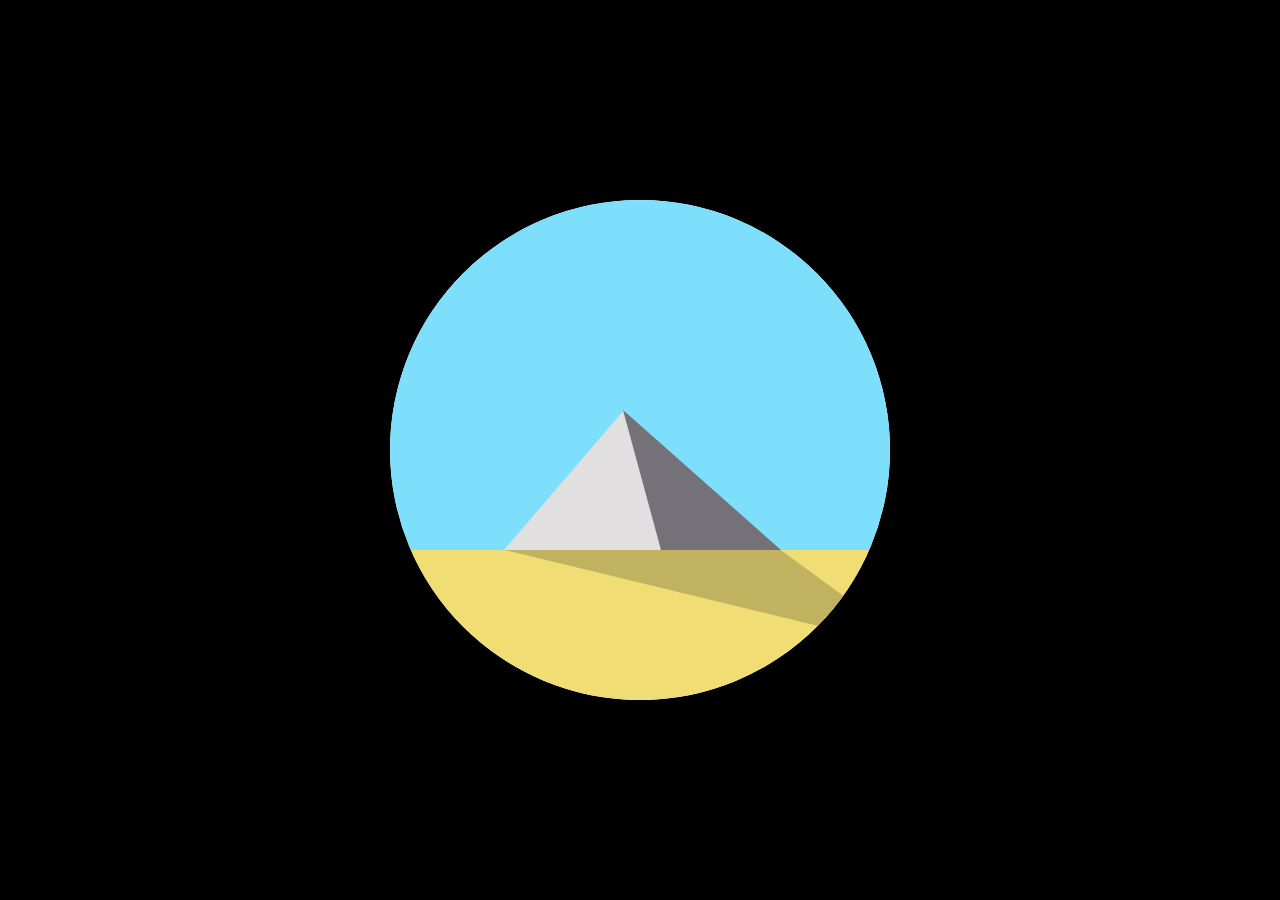
<file: 02/index.html>
<!DOCTYPE html>
<html lang="en">
  <head>
    <meta charset="UTF-8" />
    <meta name="viewport" content="width=device-width, initial-scale=1.0" />
    <link rel="stylesheet" href="index.css" type="text/css" />
    <title>Day 2</title>
  </head>
  <body>
    <div class="view">
      <div class="earth sky">
        <div class="sun-container">
          <div class="sun"></div>
        </div>
        <div class="whole">
          <!-- piramid  needs to be shaped like a triangle-->
          <div class="piramid">
            <!-- priamid side is a smaller triangle inside bigger tirangle-->
          </div>
          <div class="right-face"></div>
        </div>
      </div>
      <div class="earth ground">
        <!-- piramid shadow  needs to be shaped like a triangle-->
        <div class="piramid-shadow"></div>
      </div>
    </div>

    <div class="fade"></div>
  </body>
</html>
</file>
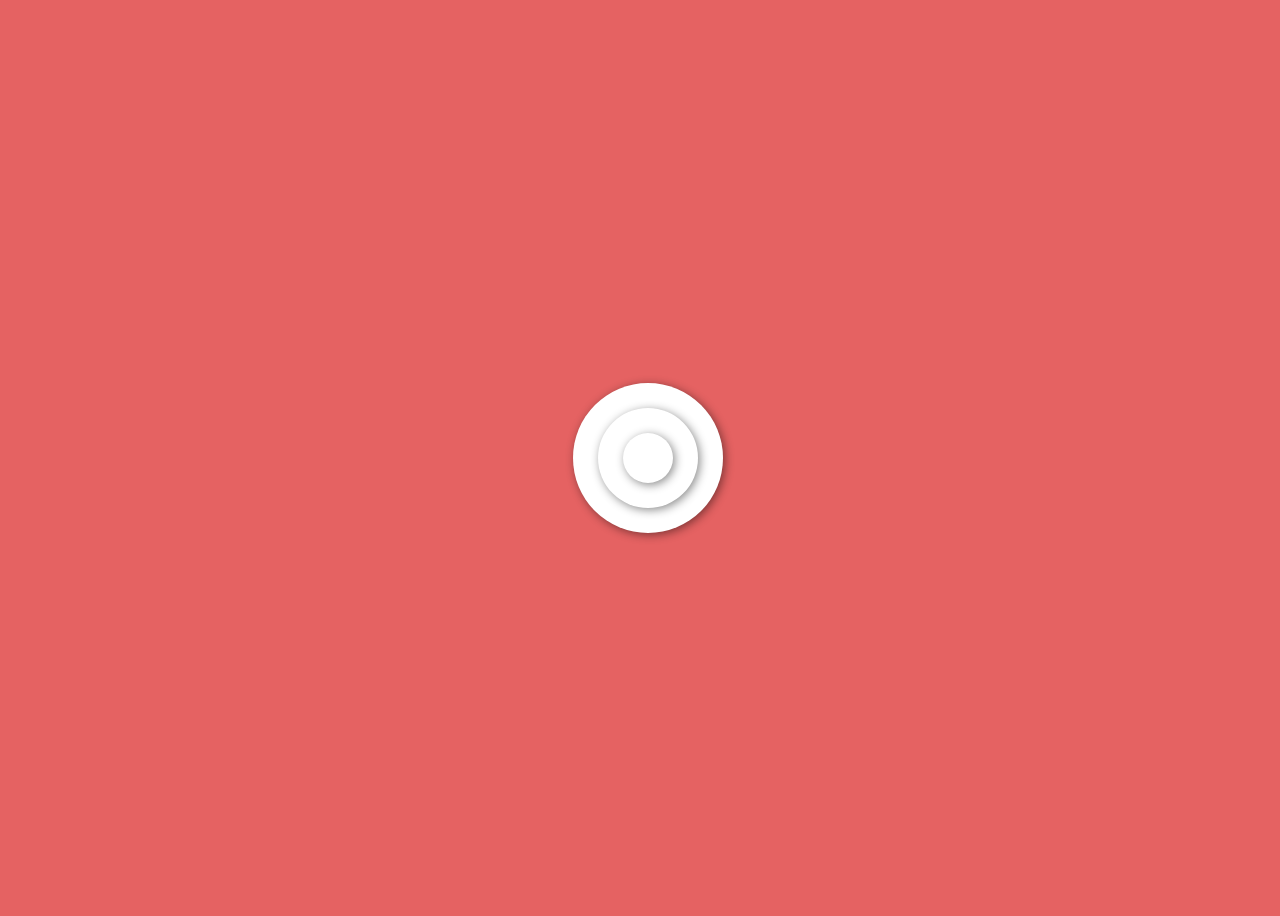
<file: 03/index.html>
<!DOCTYPE html>
<html lang="en">
  <head>
    <meta charset="UTF-8" />
    <meta name="viewport" content="width=device-width, initial-scale=1.0" />
    <link rel="stylesheet" href="index.css" type="text/css" />
    <title>Day 3</title>
  </head>
  <body>
    <div class="circle bottom">
      <div class="circle middle">
        <div class="circle top"></div>
      </div>
    </div>
  </body>
</html>
</file>
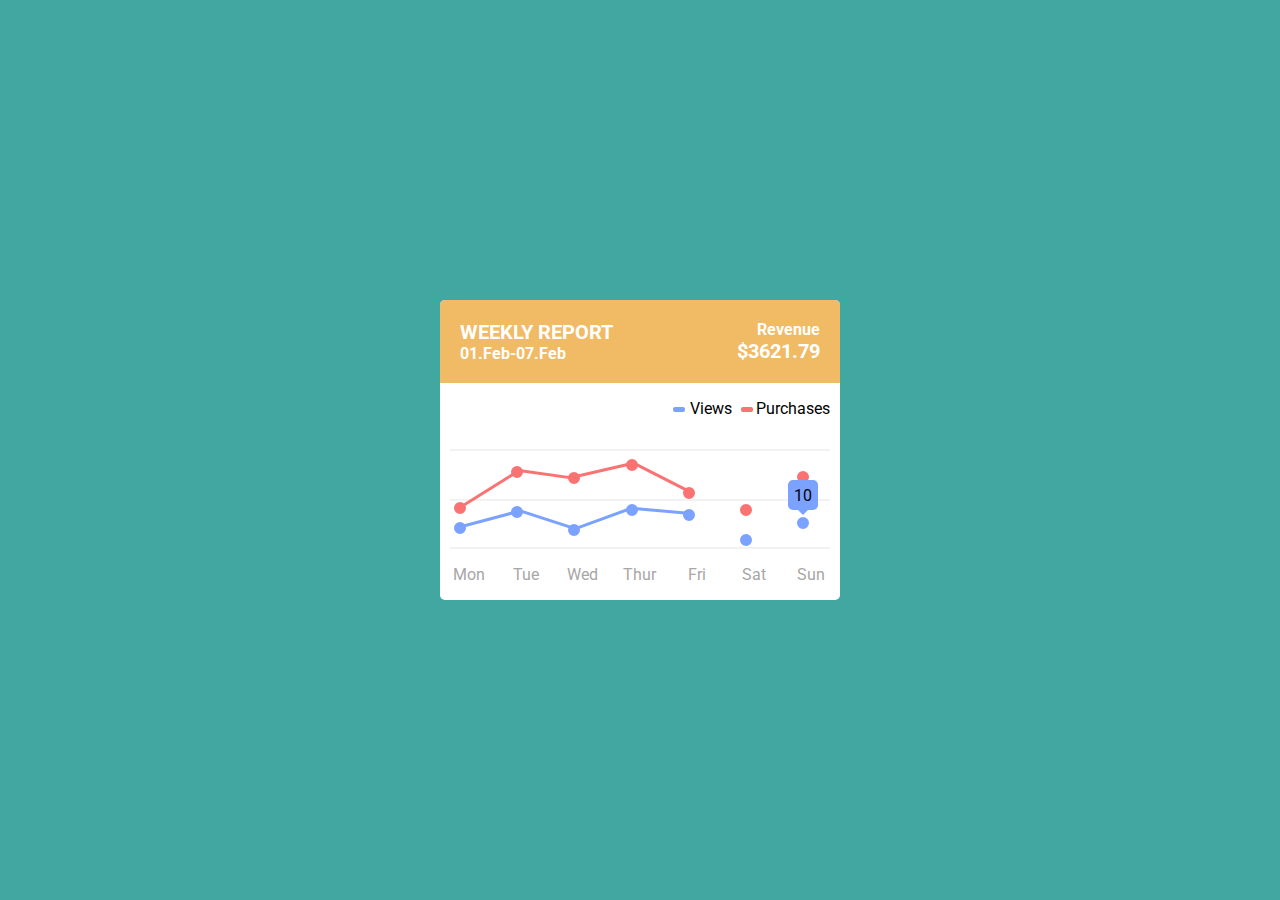
<file: 04/index.html>
<!DOCTYPE html>
<html lang="en">
  <head>
    <meta charset="UTF-8" />
    <meta name="viewport" content="width=device-width, initial-scale=1.0" />
    <link
      href="https://fonts.googleapis.com/css2?family=Roboto&display=swap"
      rel="stylesheet"
    />
    <link rel="stylesheet" href="index.css" type="text/css" />
    <title>Day 4</title>
  </head>
  <body>
    <div class="info-chart">
      <header class="info-chart-header">
        <div class="title">
          <h2 class="header-text header-text--big">WEEKLY REPORT</h2>
          <h3 class="header-text header-text--small">01.Feb-07.Feb</h3>
        </div>
        <div class="rev">
          <h3 class="header-text header-text--small">Revenue</h3>
          <h2 class="header-text header-text--big">$3621.79</h2>
        </div>
      </header>
      <div class="chart-key">
        <p>
          <span class="key key-views">Views</span>
          <span class="key key-purchases">Purchases</span>
        </p>
      </div>
      <div class="chart">
        <div class="middle-line"></div>
        <figure class="css-chart" style="--widget-size: 200px;">
          <ul class="line-chart">
            <li
              style="--x: calc(50vw - 200px + 22.16px); --y: calc(50vh + 55px);"
            >
              <div class="data-point purchases-point" data-value="10"></div>
              <div
                class="line-segment purchases"
                style="--hypotenuse: 68.49030157206485; --angle: -32;"
              ></div>
            </li>

            <li
              style="--x: calc(50vw - 200px + 22.16px); --y: calc(50vh + 75px);"
            >
              <div class="data-point views-point" data-value="10"></div>
              <div
                class="line-segment views"
                style="--hypotenuse: 60; --angle: -15;"
              ></div>
            </li>

            <li
              style="
                --x: calc(50vw - 200px + 79.3px);
                --y: calc(50vh + 18.8px);
              "
            >
              <div class="data-point purchases-point" data-value="20"></div>
              <div
                class="line-segment purchases"
                style="--hypotenuse: 60; --angle: 8;"
              ></div>
            </li>

            <li
              style="
                --x: calc(50vw - 200px + 79.3px);
                --y: calc(50vh + 58.8px);
              "
            >
              <div class="data-point views-point" data-value="20"></div>
              <div
                class="line-segment views"
                style="--hypotenuse: 60; --angle: 18;"
              ></div>
            </li>

            <li
              style="
                --x: calc(50vw - 200px + 136.44px);
                --y: calc(50vh + 25.4px);
              "
            >
              <div class="data-point purchases-point" data-value="10"></div>
              <div
                class="line-segment purchases"
                style="--hypotenuse: 60; --angle: -13;"
              ></div>
            </li>

            <li
              style="
                --x: calc(50vw - 200px + 136.44px);
                --y: calc(50vh + 77.4px);
              "
            >
              <div class="data-point views-point" data-value="10"></div>
              <div
                class="line-segment views"
                style="--hypotenuse: 60; --angle: -20;"
              ></div>
            </li>

            <li
              style="
                --x: calc(50vw - 200px + 193.58px);
                --y: calc(50vh + 12.3px);
              "
            >
              <div class="data-point purchases-point" data-value="30"></div>
              <div
                class="line-segment purchases"
                style="--hypotenuse: 60; --angle: 27;"
              ></div>
            </li>

            <li
              style="
                --x: calc(50vw - 200px + 193.58px);
                --y: calc(50vh + 57.3px);
              "
            >
              <div class="data-point views-point" data-value="30"></div>
              <div
                class="line-segment views"
                style="--hypotenuse: 60; --angle: 5;"
              ></div>
            </li>

            <li
              style="
                --x: calc(50vw - 200px + 250.72px);
                --y: calc(50vh + 40px);
              "
            >
              <div class="data-point purchases-point" data-value="40"></div>
            </li>

            <li
              style="
                --x: calc(50vw - 200px + 250.72px);
                --y: calc(50vh + 62px);
              "
            >
              <div class="data-point views-point" data-value="40"></div>
            </li>
            <!--  -->
            <li
              style="
                --x: calc(50vw - 200px + 307.87px);
                --y: calc(50vh + 56.6px);
              "
            >
              <div class="data-point purchases-point" data-value="20"></div>
            </li>

            <li
              style="
                --x: calc(50vw - 200px + 307.87px);
                --y: calc(50vh + 86.6px);
              "
            >
              <div class="data-point views-point" data-value="20"></div>
            </li>

            <li
              style="--x: calc(50vw - 200px + 365px); --y: calc(50vh + 24.2px);"
            >
              <div class="data-point purchases-point" data-value="10"></div>
            </li>

            <li
              style="--x: calc(50vw - 200px + 365px); --y: calc(50vh + 70px);"
            >
              <div class="tooltip"><p class="tooltip-text">10</p></div>
              <div class="data-point views-point" data-value="10"></div>
            </li>
          </ul>
        </figure>
      </div>
      <ul class="days">
        <li class="day">Mon</li>
        <li class="day">Tue</li>
        <li class="day">Wed</li>
        <li class="day">Thur</li>
        <li class="day">Fri</li>
        <li class="day">Sat</li>
        <li class="day">Sun</li>
      </ul>
    </div>
  </body>
</html>
</file>
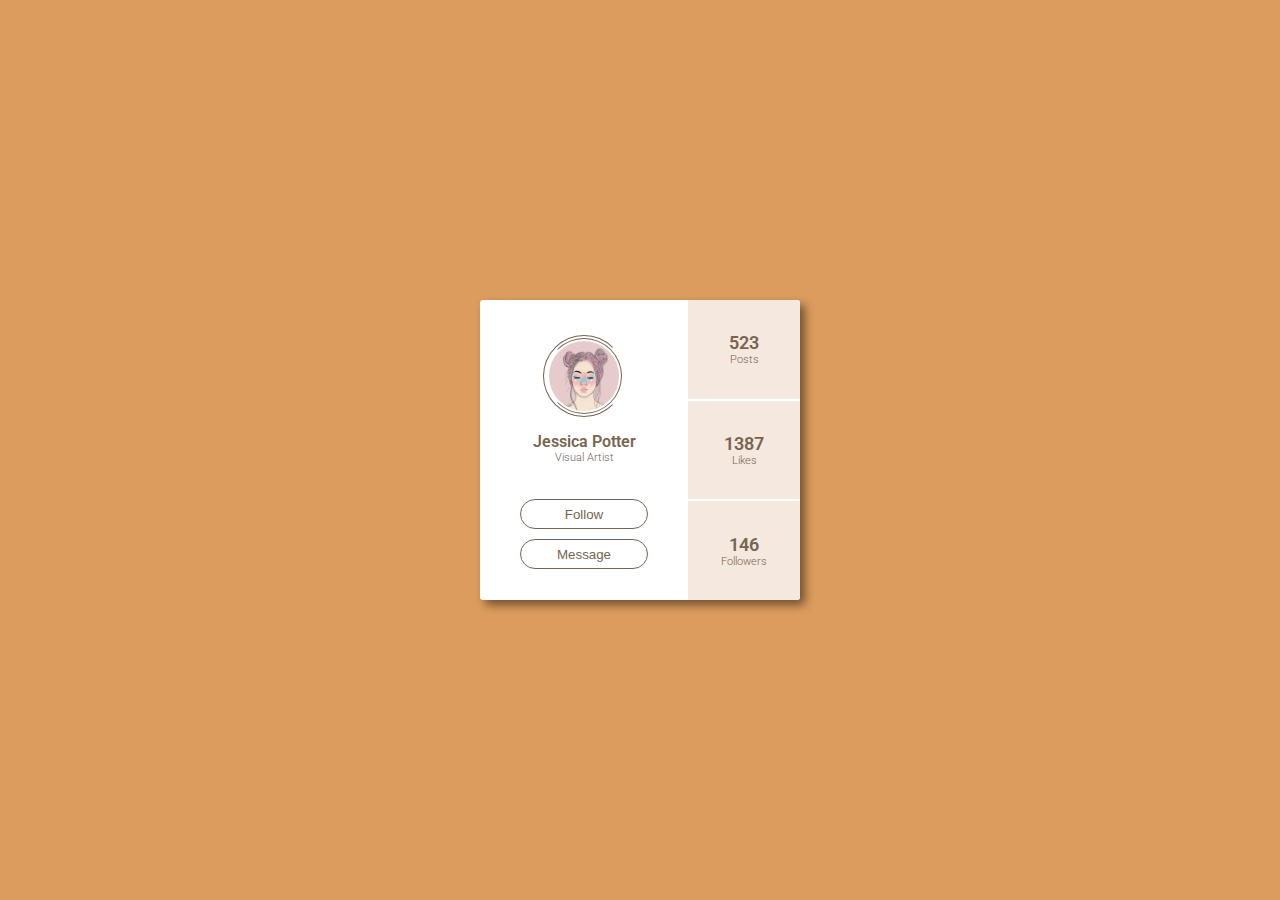
<file: 05/index.html>
<!DOCTYPE html>
<html lang="en">
  <head>
    <meta charset="UTF-8" />
    <meta name="viewport" content="width=device-width, initial-scale=1.0" />
    <link
      href="https://fonts.googleapis.com/css2?family=Roboto&display=swap"
      rel="stylesheet"
    />
    <link rel="stylesheet" href="index.css" type="text/css" />
    <script defer src="index.js"></script>
    <title>Day 5</title>
  </head>
  <body>
    <div class="project">
      <div class="profile">
        <div class="info">
          <div class="image-container">

            <div class="outer">
            </div>
                <div class="inner">
                </div>
            <img
              class="profile-image"
              src="profile.jpg"
              alt="random image"
            />
          </div>
          <p class="main-text">Jessica Potter</p>
          <p class="label">Visual Artist</p>
        </div>
        <div class="buttons">
          <button class="button">Follow</button>
          <button class="button">Message</button>
        </div>
      </div>

      <div class="stats">
        <div class="stat">
          <p class="main-text numbers">523</p>
          <p class="label">Posts</p>
        </div>
        <div class="stat">
          <p>
            <p class="main-text numbers">1387</p>
            <p class="label">Likes</p>
          </p>
        </div>
        <div class="stat">
          <p>
            <p class="main-text numbers">146</p>
            <p class="label">Followers</p>
          </p>
        </div>
      </div>
    </div>
  </body>
  <script
  src="https://code.jquery.com/jquery-3.5.0.slim.min.js"
  integrity="sha256-MlusDLJIP1GRgLrOflUQtshyP0TwT/RHXsI1wWGnQhs="
  crossorigin="anonymous"></script>
</html>
</file>
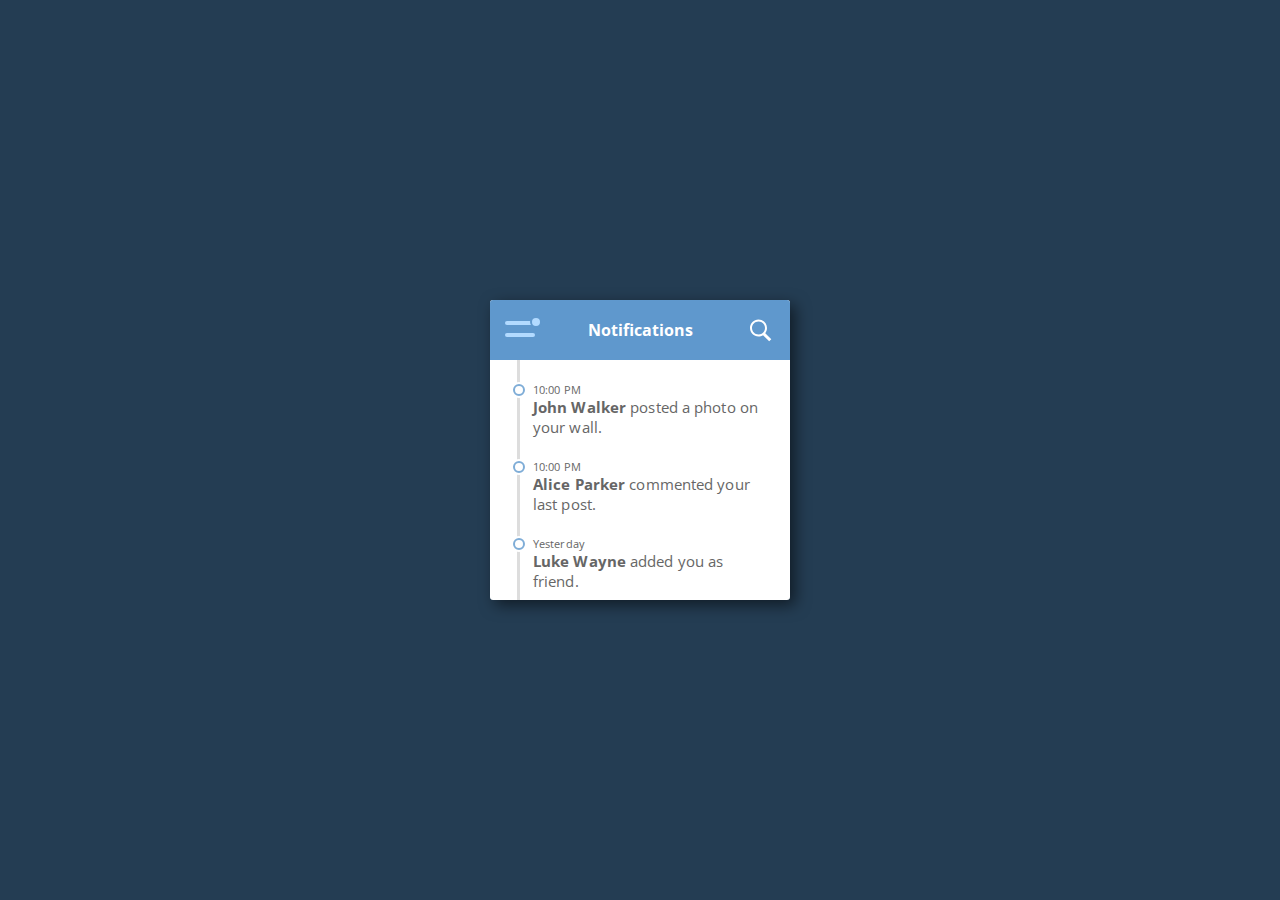
<file: 06/index.html>
<!DOCTYPE html>
<html lang="en">
  <head>
    <meta charset="UTF-8" />
    <meta name="viewport" content="width=device-width, initial-scale=1.0" />
    <link href="https://fonts.googleapis.com/css2?family=Open+Sans:wght@300;400;600&display=swap" rel="stylesheet">
    <link rel="stylesheet" href="styles/index.css" type="text/css" />
    <script defer src="index.js"></script>
    <title>Day 6</title>
  </head>
  <body>
    <div class="project">
      <header class="nav-bar">
        <div class="header-button hamburger">
          <div class="circle"></div>
          <div class="bar"></div>
          <div class="bar"></div>
        </div>

        <h3 class="header-title">Notifications</h3>
        <input class="search-bar" type="text" placeholder="search">
        <div class="header-button">
          <img class="header-button search" src="./assets/search.svg" alt="search" ></img>
        </div>
      </header>

      <div class="notifications">
        <div class="notification">
          <span class="notification-time">10:00 PM</span>
          <span class="notification-text"><strong>John Walker</strong> posted a photo on your wall.</span>
        </div>
        <div class="notification">
          <span class="notification-time">10:00 PM</span>
          <span class="notification-text"><strong>Alice Parker</strong> commented your last post.</span>
        </div>
        <div class="notification">
          <span class="notification-time">Yesterday</span>
          <span class="notification-text"><strong>Luke Wayne</strong> added you as friend.</span>
        </div>
      </div>
    </div>

    <div class="sidebar">
      <p class="sidebar-item">
        Dashboard
      </p>
      <p class="sidebar-item">
       Profile
      </p>
      <p class="sidebar-item">
        Notifications
      </p>
      <p class="sidebar-item">
        Message
      </p>
      <p class="sidebar-item">
        Settings
      </p>
    </div>
  </body>
  <script
  src="https://code.jquery.com/jquery-3.4.1.slim.min.js"
  integrity="sha256-pasqAKBDmFT4eHoN2ndd6lN370kFiGUFyTiUHWhU7k8="
  crossorigin="anonymous"></script>
</html>
</file>
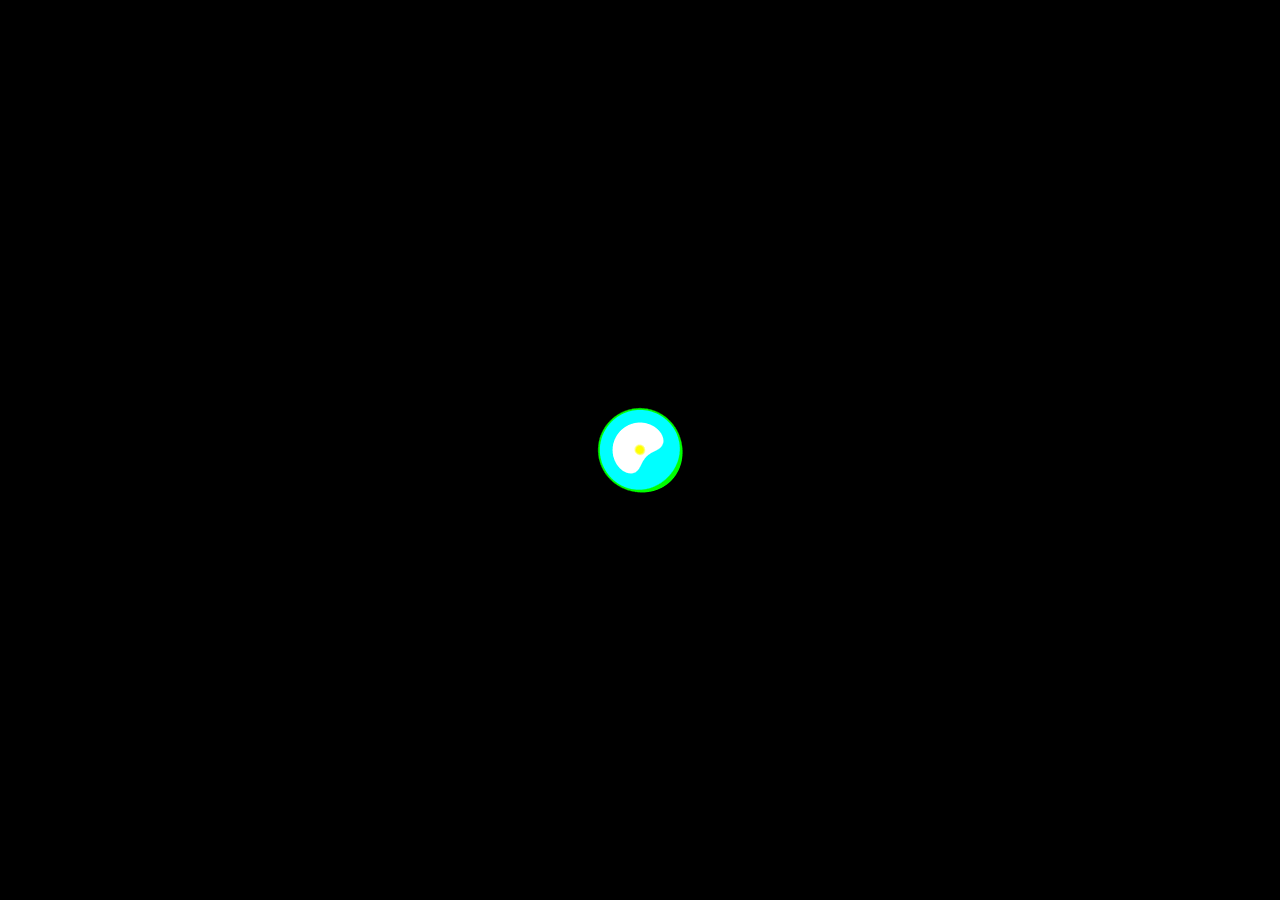
<file: 07/index.html>
<!DOCTYPE html>
<html lang="en">
  <head>
    <meta charset="UTF-8" />
    <meta name="viewport" content="width=device-width, initial-scale=1.0" />
    <link rel="stylesheet" href="styles/index.css" type="text/css" />
    <title>Day 7</title>
  </head>
  <body>
    <div class="project">
      <div class="center">
        <div id="first" class="blob"></div>
        <div id="second" class="blob"></div>
        <div id="third" class="blob"></div>
        <div id="fourth" class="blob"></div>
        <div id="fifth" class="blob"></div>
        <div id="sixth" class="blob"></div>
        <div id="seventh" class="blob"></div>
        <div id="eight" class="blob"></div>
        <div id="dot-one" class="dot"></div>
        <div id="dot-two" class="dot"></div>
        <div id="dot-three" class="dot"></div>
        <div id="dot-four" class="dot"></div>
        <div id="dot-five" class="dot"></div>
        <div id="dot-six" class="dot"></div>
        <div id="dot-seven" class="dot"></div>
        <div id="dot-eight" class="dot"></div>
        <div id="dot-nine" class="dot"></div>
        <div id="dot-ten" class="dot"></div>
      </div>
    </div>
  </body>
</html>
</file>
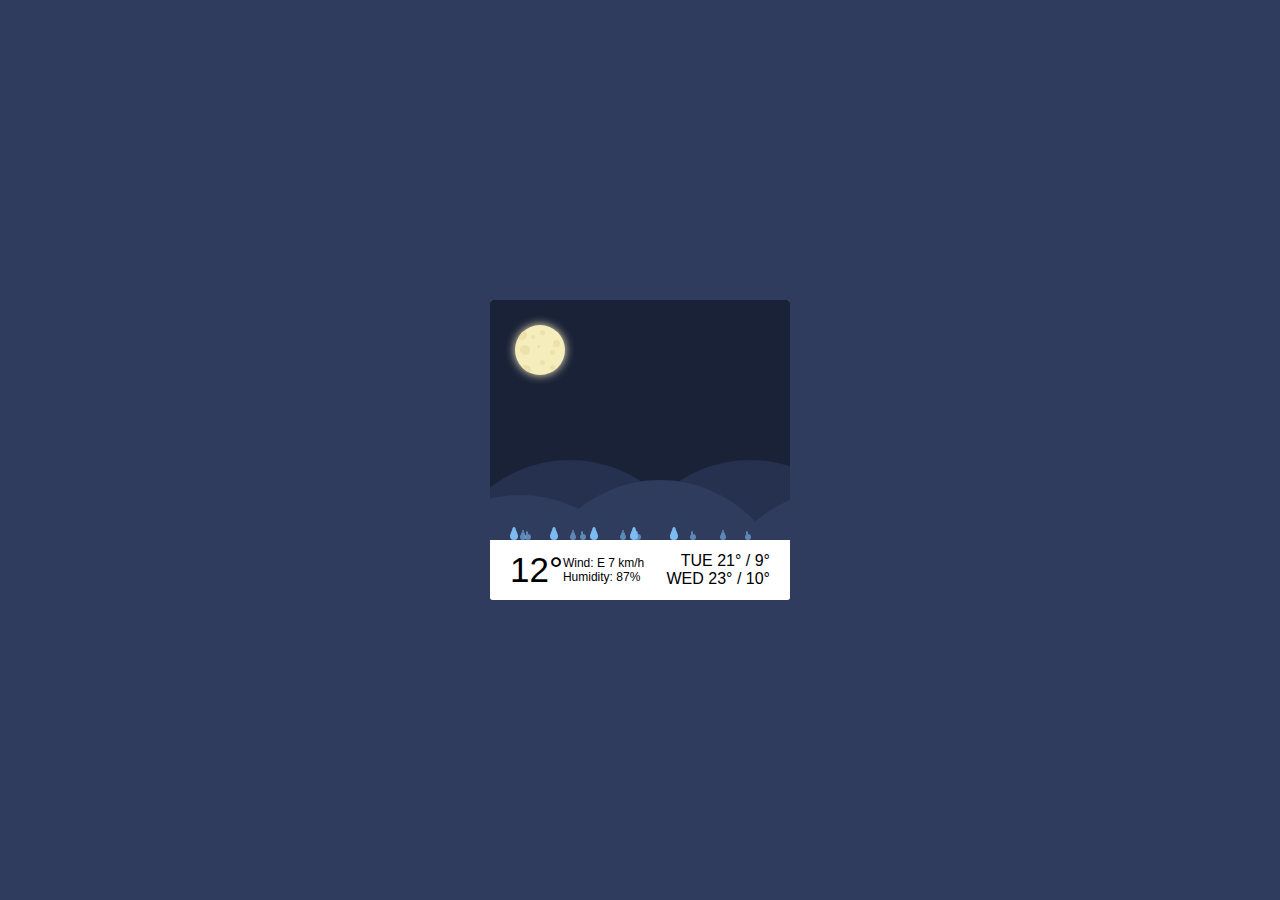
<file: 08/index.html>
<!DOCTYPE html>
<html lang="en">
  <head>
    <meta charset="UTF-8" />
    <meta name="viewport" content="width=device-width, initial-scale=1.0" />
    <link rel="stylesheet" href="styles/index.css" type="text/css" />
    <title>Day 8</title>
  </head>
  <body>
    <div class="project">
      <div class="animation">
        <div class="moon-container">
          <div class="moon">
            <div id="c-one" class="crater"></div>
            <div id="c-two" class="crater"></div>
            <div id="c-three" class="crater"></div>
            <div id="c-four" class="crater"></div>
            <div id="c-five" class="crater"></div>
            <div id="c-six" class="crater"></div>
            <div id="c-seven" class="crater"></div>
            <div id="c-eight" class="crater"></div>
            <div id="c-nine" class="crater"></div>
            <div id="c-ten" class="crater"></div>
          </div>
        </div>

        <div class="rain-container">
          <div class="rain">
            <div class="big-raindrop-1"></div>
            <div class="big-raindrop-2"></div>
            <div class="big-raindrop-3"></div>
            <div class="big-raindrop-4"></div>
            <div class="big-raindrop-5"></div>
            <div class="medium-raindrop-1"></div>
            <div class="medium-raindrop-2"></div>
            <div class="medium-raindrop-3"></div>
            <div class="medium-raindrop-4"></div>
            <div class="medium-raindrop-5"></div>
            <div class="small-raindrop-1"></div>
            <div class="small-raindrop-2"></div>
            <div class="small-raindrop-3"></div>
            <div class="small-raindrop-4"></div>
            <div class="small-raindrop-5"></div>
          </div>
        </div>

        <div class="clouds-container">
          <div id="b-right" class="clouds background-clouds"></div>
          <div id="b-left" class="clouds background-clouds"></div>
          <div id="f-left" class="clouds forground-clouds"></div>
          <div id="f-middle" class="clouds forground-clouds"></div>
          <div id="f-right" class="clouds forground-clouds"></div>
        </div>
      </div>

      <div class="info">
        <div class="today">
          <div class="temp">
            12°
          </div>
          <div class="wind-rain">
            <p>Wind: E 7 km/h</p>
            <p>Humidity: 87%</p>
          </div>
        </div>
        <div class="week">
          <p>TUE 21° / 9°</p>
          <p>WED 23° / 10°</p>
        </div>
      </div>
    </div>
  </body>
</html>
</file>
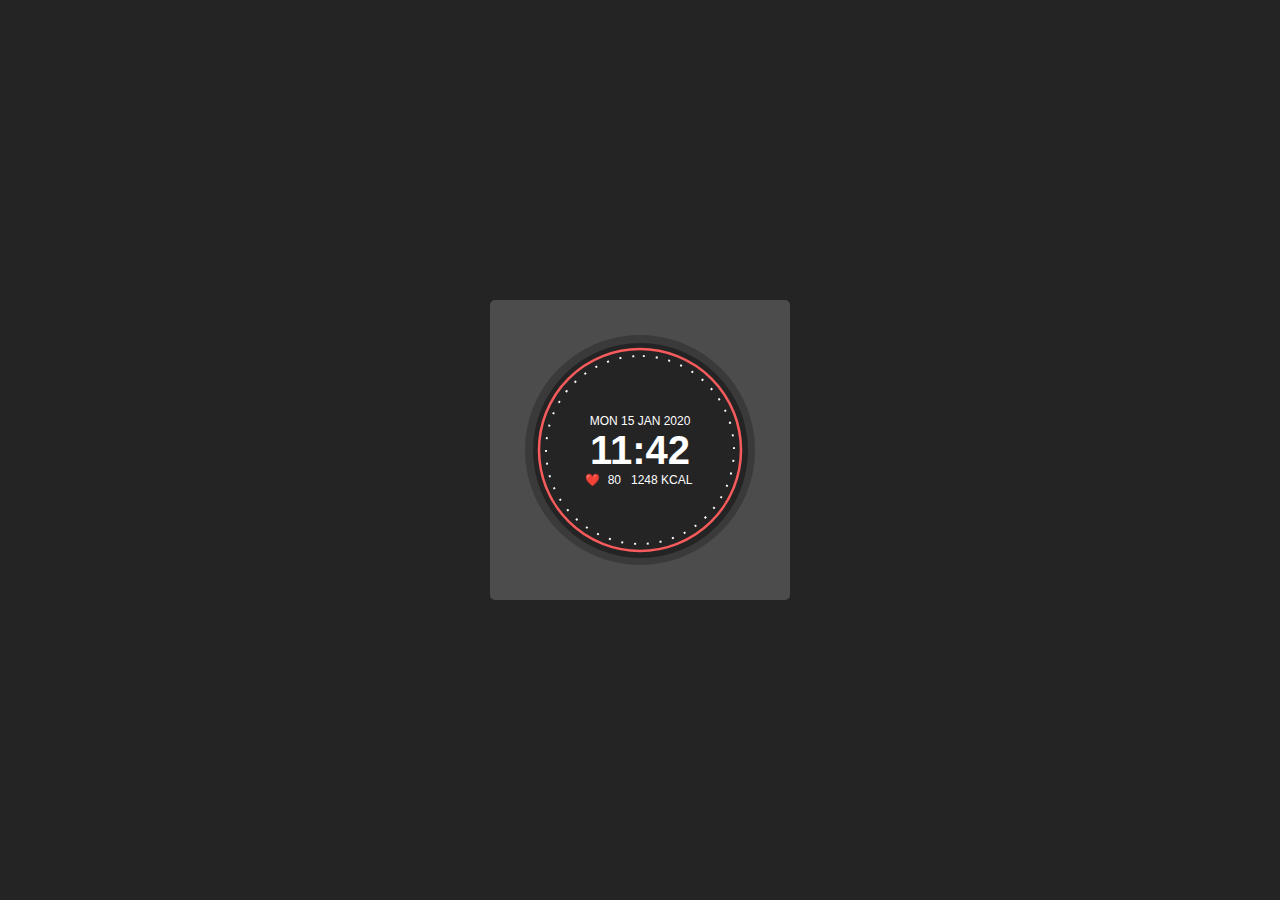
<file: 09/index.html>
<!DOCTYPE html>
<html lang="en">
  <head>
    <meta charset="UTF-8" />
    <meta name="viewport" content="width=device-width, initial-scale=1.0" />
    <link rel="stylesheet" href="styles/index.css" type="text/css" />
    <title>Day 9</title>
  </head>
  <body>
    <div class="project">
      <div class="outer"></div>
      <div class="outer-darker"></div>
      <div class="ring">
        <svg class="progress-ring" height="210" width="210">
          <circle
            class="progress-ring__circle"
            stroke="#F85B5B"
            stroke-width="2.5"
            fill="transparent"
            r="101"
            cx="103"
            cy="105"
          />
        </svg>
      </div>
      <div class="dotted">
        <p class="date">MON 15 JAN 2020</p>
        <p class="time">11:42</p>
        <p class="h"><span class="heart">❤️</span>80 &nbsp 1248 KCAL</p>
      </div>
    </div>
  </body>
</html>
</file>
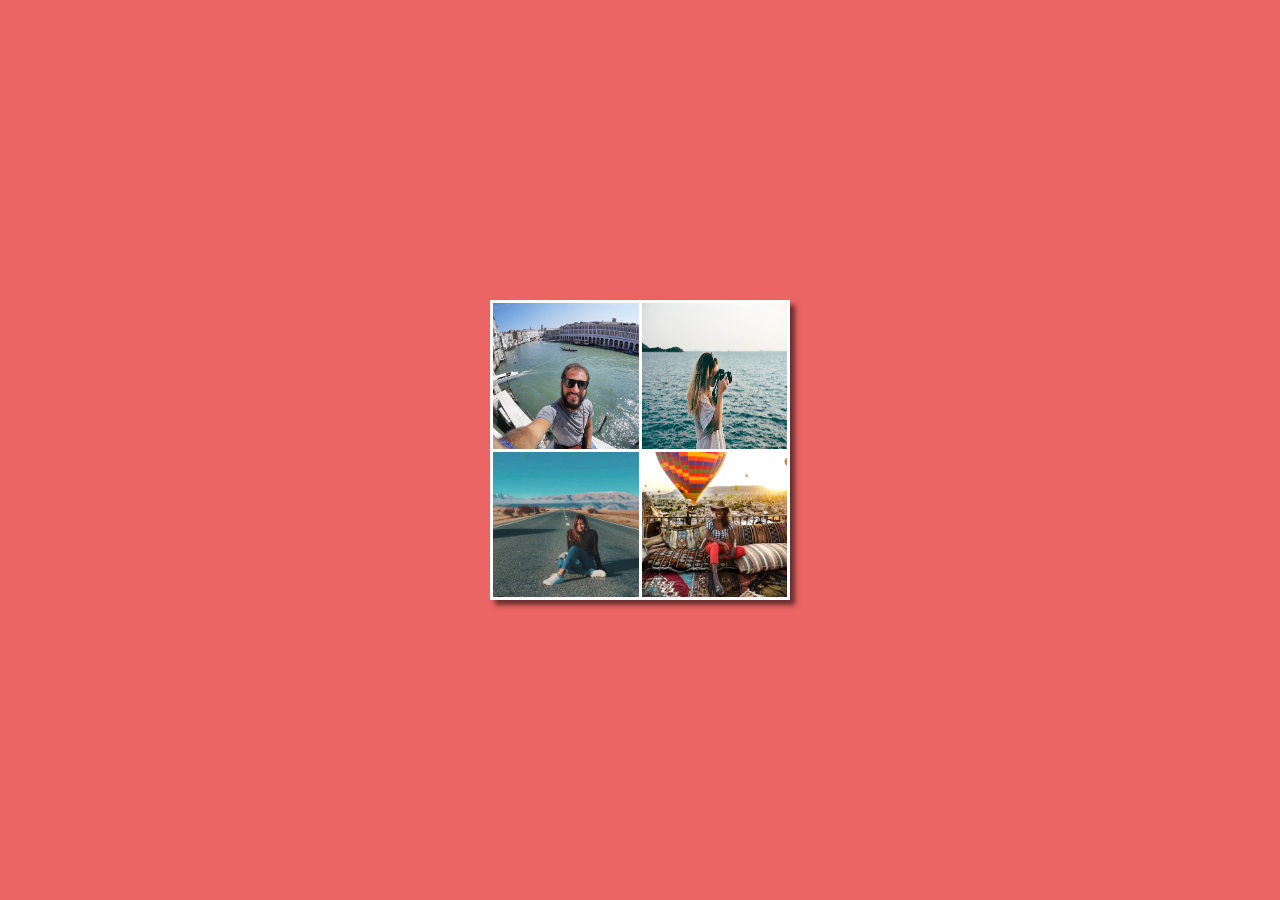
<file: 10/index.html>
<!DOCTYPE html>
<html lang="en">
  <head>
    <meta charset="UTF-8" />
    <meta name="viewport" content="width=device-width, initial-scale=1.0" />
    <link rel="stylesheet" href="styles/index.css" type="text/css" />
    <script defer src="index.js"></script>
    <title>Day 10</title>
  </head>
  <body>
    <div class="project">
      <div class="top">
        <button class="button exit">+</button>
        <img
          class="contact-image-small"
          src="./assets/download.jpg"
          alt="contact-image"
        />
      </div>
      <div class="contacts">
        <div class="contact">
          <img
            class="contact-image"
            src="./assets/download.jpg"
            alt="contact-image"
          />
          <button class="button open-contact">+</button>
        </div>

        <div class="contact">
          <img
            class="contact-image"
            src="./assets/person1.jpg"
            alt="contact-image"
          />
          <button class="button open-contact">+</button>
        </div>
        <div class="contact">
          <img
            class="contact-image"
            src="./assets/person2.jpg"
            alt="contact-image"
          />
          <button class="button open-contact">+</button>
        </div>
        <div class="contact">
          <img
            class="contact-image"
            src="./assets/person3.jpg"
            alt="contact-image"
          />
          <button class="button open-contact">+</button>
        </div>
      </div>
      <div class="bottom">
        <p class="name">James Toth</p>
        <div class="button-container">
          <button class="button button-bottom phone">
            <img class="icon" src="./assets/phone.svg" alt="phone" />
          </button>
          <button class="button button-bottom comment">
            <img class="icon" src="./assets/comment.svg" alt="phone" />
          </button>
          <button class="button button-bottom like">
            <img class="icon" src="./assets/heart.svg" alt="phone" />
          </button>
        </div>
      </div>
    </div>
  </body>
  <script
    src="https://code.jquery.com/jquery-3.5.0.slim.min.js"
    integrity="sha256-MlusDLJIP1GRgLrOflUQtshyP0TwT/RHXsI1wWGnQhs="
    crossorigin="anonymous"
  ></script>
</html>

<!-- 

        <div class="contact-open"></div>
        <div class="top">
          <button class="button exit">+</button>
          <img
            class="contact-image-small"
            src="./assets/download.jpg"
            alt="contact-image"
          />
        </div>
        <div class="bottom">
          <p class="name">Julia Toth</p>
          <div class="button-container">
            <button class="button button-bottom phone">
              <img class="icon" src="./assets/phone.svg" alt="phone" />
            </button>
            <button class="button button-bottom comment">
              <img class="icon" src="./assets/comment.svg" alt="phone" />
            </button>
            <button class="button button-bottom like">
              <img class="icon" src="./assets/heart.svg" alt="phone" />
            </button>
          </div>
        </div>
      </div>
 -->
</file>
<file: 02/index.css>
* {
  box-sizing: border-box;
  --animation-time: 4s;
}

body,
.view {
  display: flex;
  flex-direction: column;
}

body {
  margin: 0;
  height: 100vh;
  background-color: black;
  display: flex;
  justify-content: center;
  align-items: center;
}

.view {
  background-color: white;
  width: 500px;
  height: 500px;
  border-radius: 50%;
  overflow: hidden;
}

.sky {
  height: 70%;
  display: flex;
  justify-content: flex-start;
  align-content: center;
  background-color: #7ddffc;
}

/* 
Sun #FFEF00 
Piramid normal #E6E4E4
Piramid lil shade #E1DFDF
*/

.ground {
  height: 30%;
  background-color: #f0de75;
  display: flex;
  justify-content: center;
}

.sun-container {
  width: 250px;
  height: 290px;
  position: relative;
  top: 70px;
  left: 5%;
  /* background-color: turquoise; */
  transform-origin: bottom right;
  transform: rotate(-35deg);
  animation: sun var(--animation-time) ease-in-out infinite;
}

.sun {
  width: 70px;
  height: 70px;
  border-radius: 50%;
  background-color: #ffef00;
}

.whole {
  position: relative;
  top: 175px;
  right: 21.5%;
  height: 50%;
  display: flex;
  display: flex;
  justify-content: center;
  align-items: flex-end;
}

.piramid {
  position: relative;
  left: 21px;
  margin: 0;
  width: 0;
  height: 0;
  transform: skewX(-16deg);
  border-right: 80px solid transparent;
  border-left: 80px solid transparent;
  border-bottom: 140px solid #e1dfdf;
  animation: piramid-left var(--animation-time) ease-in-out infinite;
}

.right-face {
  position: relative;
  right: 51px;
  margin: 0;
  width: 0;
  height: 0;
  transform: skewX(35deg);
  border-right: 60px solid transparent;
  border-left: 60px solid transparent;
  border-bottom: 140px solid #747278;
  animation: piramid-right var(--animation-time) ease-in-out infinite;
}

.piramid-shadow {
  position: relative;
  height: 0;
  width: 0;
  left: 140px;
  transform: skewX(70deg);
  border-right: 138px solid transparent;
  border-left: 138px solid transparent;
  border-top: 100px solid #c0b25e;
  animation: shadow var(--animation-time) ease-in-out infinite;
}

.fade {
  position: absolute;
  width: 500px;
  height: 500px;
  animation: fade var(--animation-time) ease-in-out infinite;
}

@keyframes sun {
  100% {
    transform: rotate(180deg);
  }
}

@keyframes shadow {
  77% {
    transform: translateX(-275px) skewX(-70deg);
  }
}

@keyframes piramid-left {
  0% {
    border-bottom: 140px solid #e1dfdf;
  }
  30% {
    border-bottom: 140px solid #e1dfdf;
  }
  60% {
    border-bottom: 140px solid #999999;
  }
  100% {
    border-bottom: 140px solid #747278;
  }
}

@keyframes piramid-right {
  0% {
    border-bottom: 140px solid #747278;
  }
  30% {
    border-bottom: 140px solid #999999;
  }
  50% {
    border-bottom: 140px solid #e1dfdf;
  }
  100% {
    border-bottom: 140px solid #e1dfdf;
  }
}

@keyframes fade {
  0% {
    background-color: black;
  }
  20% {
    background-color: transparent;
  }
  60% {
    background-color: transparent;
  }
  80% {
    background-color: black;
  }
  100% {
    background-color: black;
  }
}
</file>
<file: 03/index.css>
* {
  box-sizing: border-box;
  --bezier: cubic-bezier(0.21, 0.98, 0.6, 0.99);
}

body {
  height: 100vh;
  width: 100vw;
  background-color: #e56262;
}

body,
.circle {
  display: flex;
  justify-content: center;
  align-items: center;
}

.circle {
  background-color: white;
  border-radius: 50%;
  box-shadow: 2px 2px 10px rgba(0, 0, 0, 0.459);
}

.bottom {
  width: 150px;
  height: 150px;
  animation: bottom 2s cubic-bezier(0.21, 0.98, 0.6, 0.99) infinite alternate;
}

.middle {
  width: 100px;
  height: 100px;
  animation: middle 2s cubic-bezier(0.21, 0.98, 0.6, 0.99) infinite alternate;
}

.top {
  width: 50px;
  height: 50px;
  animation: top 2s cubic-bezier(0.21, 0.98, 0.6, 0.99) infinite alternate;
}

@keyframes bottom {
  0%,
  10% {
    transform: scale(0);
  }
  100% {
    transform: scale(1);
  }
}

@keyframes middle {
  0%,
  40% {
    transform: scale(0);
  }
  100% {
    transform: scale(1);
  }
}

@keyframes top {
  0%,
  70% {
    transform: scale(0);
  }
  100% {
    transform: scale(1);
  }
}
</file>
<file: 04/index.css>
* {
  box-sizing: border-box;
}

body {
  margin: 0;
  padding: 0;
  height: 100vh;
  display: flex;
  justify-content: center;
  align-items: center;
  background-color: #42a7a1;
  font-family: "Roboto", sans-serif;
}

.info-chart {
  background-color: white;
  width: 400px;
  height: 300px;
  border-radius: 5px;
  overflow: hidden;
}

.info-chart-header {
  color: white;
  background-color: #f1ba64;
  display: flex;
  align-items: center;
  padding: 20px;
  justify-content: space-between;
}

.rev {
  text-align: right;
}

.header-text {
  margin: 0;
}

.header-text--big {
  font-size: 20px;
}

.header-text--small {
  font-size: 16px;
}

.chart-key {
  margin: 0 10px;
  height: 50px;
  text-align: right;
}

.key {
  margin-left: 20px;
}

.key::before {
  content: " ";
  width: 12px;
  height: 5px;
  border-radius: 2px;
  position: absolute;
  top: calc(50vh - 43px);
}

.key-views::before {
  background-color: #7ba2ff;
  right: calc(50vw - 45px);
}

.key-purchases::before {
  background-color: #fa7373;
  right: calc(50vw - 113px);
}

.chart {
  margin: 0 10px;
  height: 100px;
  border-top: 2px solid #f2f2f2;
  border-bottom: 2px solid #f2f2f2;
}

.css-chart {
  height: 100px;
  margin: 0;
  padding: 0;
}

.line-chart,
.days {
  list-style: none;
}

.line-chart {
  margin: 0;
  padding: 0;
}

.data-point {
  border-radius: 50%;
  height: 12px;
  position: absolute;
  width: 12px;
  left: calc(var(--x) - 8px);
  top: calc(var(--y) - 3px);
}

.middle-line {
  border: 1px solid #f2f2f2;
  width: 380px;
  position: absolute;
  transform: translateY(48px);
}

.days {
  height: 50px;
  margin: 0;
  padding: 0;
  color: #a8a6a6;
  display: flex;
  justify-content: space-between;
  align-items: center;
}

.day {
  text-align: center;
  width: 57.14px;
}

.line-segment {
  top: var(--y);
  height: 3px;
  left: var(--x);
  position: absolute;
  width: calc(var(--hypotenuse) * 1px);
  transform-origin: left bottom;
  transform: rotate(calc(var(--angle) * 1deg));
}

.purchases,
.purchases-point {
  background-color: #fa7373;
}

.views,
.views-point {
  background-color: #7ba2ff;
}

.purchases-point {
  border: 2px solid #fa7373;
}

.views-point {
  border: 2px solid #7ba2ff;
}

.tooltip-text {
  margin: auto auto;
}

.tooltip {
  top: var(--y);
  left: var(--x);
  position: absolute;
  background-color: #7ba2ff;
  display: flex;
  width: 30px;
  height: 30px;
  transform-origin: bottom center;
  border-radius: 5px;
  transform: translateY(-40px) translateX(-17px);
}

.tooltip::after {
  content: "";
  position: absolute;
  top: 100%;
  right: 35%;
  margin-left: -50px;
  width: 0;
  height: 0;
  border-top: solid 5px #7ba2ff;
  border-left: solid 5px transparent;
  border-right: solid 5px transparent;
}
</file>
<file: 05/index.css>
* {
  box-sizing: border-box;
}

body {
  margin: 0;
  padding: 0;
  height: 100vh;
  display: flex;
  justify-content: center;
  align-items: center;
  background-color: #dc9c5d;
  color: #786450;
  font-family: "Roboto", sans-serif;
}

p {
  margin: 0;
}

.main-text {
  font-size: 16px;
  font-weight: 600;
}

.numbers {
  font-size: 18px;
}

.label {
  font-size: 11px;
  font-weight: 300;
}

.project {
  background-color: #ffffff;
  border-radius: 3px;
  width: 320px;
  height: 300px;
  box-shadow: 5px 5px 10px rgba(0, 0, 0, 0.479);
  display: flex;
  justify-content: space-between;
  overflow: hidden;
}

.profile {
  width: 65%;
  display: flex;
  flex-direction: column;
  padding: 20px;
}

.image-container {
  width: 100%;
  height: 112px;
  display: flex;
  justify-content: center;
  align-items: center;
}

.profile-image {
  width: 70px;
  height: 70px;
}

.profile-image,
.outer,
.inner {
  border-radius: 50%;
  margin: 0;
  position: absolute;
}

.outer,
.inner {
  border: 1px solid #786450;
}

.inner {
  width: 76px;
  height: 76px;
  border-left: 1px solid transparent;
  display: flex;
  justify-content: center;
  align-items: center;
}

.outer {
  width: 82px;
  height: 82px;
  border-right: 1px solid transparent;
  display: flex;
  justify-content: center;
  align-items: center;
  align-content: center;
}

.info {
  display: flex;
  flex-direction: column;
  justify-content: center;
  text-align: center;
  justify-items: center;
  margin-bottom: 30px;
}

.stats {
  display: flex;
  flex-direction: column;
  justify-content: space-evenly;
  width: 35%;
}

.buttons {
  display: flex;
  flex-direction: column;
}

.button {
  border: 1px solid #786450;
  background-color: #ffffff;
  height: 30px;
  border-radius: 20px;
  margin: 5px 20px;
  font-weight: 500;
  color: #786450;
  transition: 0.5s ease-in-out;
}

.button:hover {
  background-color: #786450;
  color: white;
}

.stat {
  margin-bottom: 2px;
  width: 100%;
  height: 100%;
  background-color: #f5e8df;
  display: flex;
  flex-direction: column;
  justify-content: center;
  text-align: center;
  transition: 0.5s ease-in-out;
}

.stat:hover {
  background-color: #e1cfc2;
}

.stat:last-child {
  margin-bottom: 0px;
}

.animate-left {
  animation: left 1s ease-in-out forwards;
}

.animate-right {
  animation: right 1s ease-in-out forwards;
}

.animate-left-rev {
  animation: left-rev 1s ease-in-out forwards;
}

.animate-right-rev {
  animation: right-rev 1s ease-in-out forwards;
}

@keyframes right {
  0% {
    transform: rotate(0deg);
  }
  100% {
    transform: rotate(360deg);
  }
}

@keyframes left {
  0% {
    transform: rotate(0deg);
  }
  100% {
    transform: rotate(-360deg);
  }
}

@keyframes right-rev {
  0% {
    transform: rotate(0deg);
  }
  100% {
    transform: rotate(-360deg);
  }
}

@keyframes left-rev {
  0% {
    transform: rotate(0deg);
  }
  100% {
    transform: rotate(360deg);
  }
}
</file>
<file: 06/styles/index.css>
/* 

colors

body-background: #243D53

header-background: #5F98CD

header buttons: #B2DAFF

sidebar-background: #43627D

sidebar-color: #92B1CC

sidebar-hover: #385269

main-color: #666666

main-hover-color: #669CCF

*/
.nav-bar {
  background-color: #5f98cd;
  display: -webkit-box;
  display: -ms-flexbox;
  display: flex;
  -webkit-box-pack: justify;
      -ms-flex-pack: justify;
          justify-content: space-between;
  -webkit-box-align: center;
      -ms-flex-align: center;
          align-items: center;
  padding: 15px 0;
  height: 60px;
  color: white;
}

.header-title {
  margin: 0;
  font-size: medium;
}

.header-button {
  width: 60px;
  display: -webkit-box;
  display: -ms-flexbox;
  display: flex;
  -webkit-box-pack: center;
      -ms-flex-pack: center;
          justify-content: center;
}

.header-button:hover {
  cursor: pointer;
}

.hamburger {
  -webkit-box-orient: vertical;
  -webkit-box-direction: normal;
      -ms-flex-direction: column;
          flex-direction: column;
  -webkit-transform: translateY(-7px);
          transform: translateY(-7px);
}

.bar {
  width: 30px;
  height: 4px;
  background-color: #b2daff;
  margin: 4px auto;
  border-radius: 3px;
}

.circle {
  border-radius: 50px;
  border: 2px solid #5f98cd;
  background-color: #b2daff;
  position: relative;
  right: -40px;
  top: 11px;
  width: 12px;
  height: 12px;
}

.search {
  width: 25px;
}

.search-bar {
  z-index: -1;
  opacity: 0;
  width: 225px;
  height: 35px;
  padding-left: 15px;
  border: none;
  border-radius: 50px;
  -webkit-transform: translateX(40px);
          transform: translateX(40px);
  position: absolute;
  -webkit-transition: 0.5s cubic-bezier(0.445, 0.05, 0.55, 0.95);
  transition: 0.5s cubic-bezier(0.445, 0.05, 0.55, 0.95);
}

.search-bar-show {
  z-index: 1;
  -webkit-transition: 0.5s cubic-bezier(0.445, 0.05, 0.55, 0.95);
  transition: 0.5s cubic-bezier(0.445, 0.05, 0.55, 0.95);
  opacity: 1;
  -webkit-transform: translateX(10px);
          transform: translateX(10px);
}

.sidebar {
  width: 200px;
  border-radius: 3px;
  overflow: hidden;
  -webkit-box-shadow: 5px 5px 15px rgba(0, 0, 0, 0.548);
          box-shadow: 5px 5px 15px rgba(0, 0, 0, 0.548);
  background-color: #43627d;
  padding: 10px 0;
  position: absolute;
  color: #92b1cc;
  -webkit-box-shadow: none;
          box-shadow: none;
  -webkit-transition: 0.5s cubic-bezier(0.445, 0.05, 0.55, 0.95);
  transition: 0.5s cubic-bezier(0.445, 0.05, 0.55, 0.95);
}

.sidebar-open {
  -webkit-transform: translateX(-50px);
          transform: translateX(-50px);
  -webkit-box-shadow: 5px 5px 5px rgba(0, 0, 0, 0.548);
          box-shadow: 5px 5px 5px rgba(0, 0, 0, 0.548);
}

.sidebar-item {
  margin: 0;
  padding: 15px 35px;
  font-size: 15px;
}

.sidebar-item::before {
  content: "";
  width: 6px;
  height: 8px;
  border: 1px solid #92b1cc;
  position: absolute;
  left: 15px;
  margin-top: 5px;
}

.sidebar-item:hover {
  cursor: pointer;
  background-color: #385269;
}

.nav-bar {
  background-color: #5f98cd;
  display: -webkit-box;
  display: -ms-flexbox;
  display: flex;
  -webkit-box-pack: justify;
      -ms-flex-pack: justify;
          justify-content: space-between;
  -webkit-box-align: center;
      -ms-flex-align: center;
          align-items: center;
  padding: 15px 0;
  height: 60px;
  color: white;
}

.header-title {
  margin: 0;
  font-size: medium;
}

.header-button {
  width: 60px;
  display: -webkit-box;
  display: -ms-flexbox;
  display: flex;
  -webkit-box-pack: center;
      -ms-flex-pack: center;
          justify-content: center;
}

.header-button:hover {
  cursor: pointer;
}

.hamburger {
  -webkit-box-orient: vertical;
  -webkit-box-direction: normal;
      -ms-flex-direction: column;
          flex-direction: column;
  -webkit-transform: translateY(-7px);
          transform: translateY(-7px);
}

.bar {
  width: 30px;
  height: 4px;
  background-color: #b2daff;
  margin: 4px auto;
  border-radius: 3px;
}

.circle {
  border-radius: 50px;
  border: 2px solid #5f98cd;
  background-color: #b2daff;
  position: relative;
  right: -40px;
  top: 11px;
  width: 12px;
  height: 12px;
}

.search {
  width: 25px;
}

.search-bar {
  z-index: -1;
  opacity: 0;
  width: 225px;
  height: 35px;
  padding-left: 15px;
  border: none;
  border-radius: 50px;
  -webkit-transform: translateX(40px);
          transform: translateX(40px);
  position: absolute;
  -webkit-transition: 0.5s cubic-bezier(0.445, 0.05, 0.55, 0.95);
  transition: 0.5s cubic-bezier(0.445, 0.05, 0.55, 0.95);
}

.search-bar-show {
  z-index: 1;
  -webkit-transition: 0.5s cubic-bezier(0.445, 0.05, 0.55, 0.95);
  transition: 0.5s cubic-bezier(0.445, 0.05, 0.55, 0.95);
  opacity: 1;
  -webkit-transform: translateX(10px);
          transform: translateX(10px);
}

.notifications {
  padding: 0px 18px 0px 0px;
  margin-left: 27px;
  height: 100%;
  border-left: 3px solid #dddddd;
}

.notification {
  display: -webkit-box;
  display: -ms-flexbox;
  display: flex;
  -webkit-box-orient: vertical;
  -webkit-box-direction: normal;
      -ms-flex-direction: column;
          flex-direction: column;
  padding: 10px 0 0 13px;
  color: #666666;
  font-size: 15px;
  letter-spacing: 0.1px;
}

.notification::before {
  content: "";
  border-radius: 50px;
  border: 2px solid #7fadd7;
  background-color: white;
  -webkit-box-shadow: 0px 0px 0 2px white;
          box-shadow: 0px 0px 0 2px white;
  width: 8px;
  height: 8px;
  position: relative;
  left: -20px;
  top: 14px;
}

.notification:hover {
  color: #669ccf;
  cursor: pointer;
}

.notification-time {
  font-size: 11px;
  line-height: 15px;
}

* {
  -webkit-box-sizing: border-box;
          box-sizing: border-box;
}

body {
  margin: 0;
  padding: 0;
  height: 100vh;
  display: -webkit-box;
  display: -ms-flexbox;
  display: flex;
  -webkit-box-pack: center;
      -ms-flex-pack: center;
          justify-content: center;
  -webkit-box-align: center;
      -ms-flex-align: center;
          align-items: center;
  background-color: #243d53;
  font-family: "Open Sans", sans-serif;
}

.project {
  z-index: 99999;
  background-color: white;
  width: 300px;
  height: 300px;
  border-radius: 3px;
  overflow: hidden;
  -webkit-box-shadow: 5px 5px 15px rgba(0, 0, 0, 0.548);
          box-shadow: 5px 5px 15px rgba(0, 0, 0, 0.548);
  -webkit-transition: 0.5s cubic-bezier(0.445, 0.05, 0.55, 0.95);
  transition: 0.5s cubic-bezier(0.445, 0.05, 0.55, 0.95);
}

.open {
  -webkit-transform: translateX(150px);
          transform: translateX(150px);
}

.hidden {
  display: none;
}
/*# sourceMappingURL=index.css.map */
</file>
<file: 07/styles/index.css>
@-webkit-keyframes one {
  0% {
    -webkit-transform: translate(-50%, -50%);
            transform: translate(-50%, -50%);
  }
  60% {
    -webkit-transform: translate(-60px, -60px);
            transform: translate(-60px, -60px);
  }
  100% {
    -webkit-transform: translate(-50%, -50%);
            transform: translate(-50%, -50%);
  }
}

@keyframes one {
  0% {
    -webkit-transform: translate(-50%, -50%);
            transform: translate(-50%, -50%);
  }
  60% {
    -webkit-transform: translate(-60px, -60px);
            transform: translate(-60px, -60px);
  }
  100% {
    -webkit-transform: translate(-50%, -50%);
            transform: translate(-50%, -50%);
  }
}

@-webkit-keyframes two {
  0% {
    -webkit-transform: translate(-50%, -50%);
            transform: translate(-50%, -50%);
  }
  60% {
    -webkit-transform: translate(10px, 0px);
            transform: translate(10px, 0px);
  }
  100% {
    -webkit-transform: translate(-50%, -50%);
            transform: translate(-50%, -50%);
  }
}

@keyframes two {
  0% {
    -webkit-transform: translate(-50%, -50%);
            transform: translate(-50%, -50%);
  }
  60% {
    -webkit-transform: translate(10px, 0px);
            transform: translate(10px, 0px);
  }
  100% {
    -webkit-transform: translate(-50%, -50%);
            transform: translate(-50%, -50%);
  }
}

@-webkit-keyframes three {
  0% {
    -webkit-transform: translate(-50%, -50%);
            transform: translate(-50%, -50%);
  }
  60% {
    -webkit-transform: translate(-50px, -80px);
            transform: translate(-50px, -80px);
  }
  100% {
    -webkit-transform: translate(-50%, -50%);
            transform: translate(-50%, -50%);
  }
}

@keyframes three {
  0% {
    -webkit-transform: translate(-50%, -50%);
            transform: translate(-50%, -50%);
  }
  60% {
    -webkit-transform: translate(-50px, -80px);
            transform: translate(-50px, -80px);
  }
  100% {
    -webkit-transform: translate(-50%, -50%);
            transform: translate(-50%, -50%);
  }
}

@-webkit-keyframes dot-one {
  0% {
    -webkit-transform: translate(-50%, -50%);
            transform: translate(-50%, -50%);
  }
  60% {
    -webkit-transform: translateX(100px);
            transform: translateX(100px);
  }
  100% {
    -webkit-transform: translate(-50%, -50%);
            transform: translate(-50%, -50%);
  }
}

@keyframes dot-one {
  0% {
    -webkit-transform: translate(-50%, -50%);
            transform: translate(-50%, -50%);
  }
  60% {
    -webkit-transform: translateX(100px);
            transform: translateX(100px);
  }
  100% {
    -webkit-transform: translate(-50%, -50%);
            transform: translate(-50%, -50%);
  }
}

@-webkit-keyframes dot-two {
  0% {
    -webkit-transform: translate(-50%, -50%);
            transform: translate(-50%, -50%);
  }
  50% {
    -webkit-transform: rotate(-20deg) translate(-200px);
            transform: rotate(-20deg) translate(-200px);
  }
  100% {
    -webkit-transform: translate(-50%, -50%);
            transform: translate(-50%, -50%);
  }
}

@keyframes dot-two {
  0% {
    -webkit-transform: translate(-50%, -50%);
            transform: translate(-50%, -50%);
  }
  50% {
    -webkit-transform: rotate(-20deg) translate(-200px);
            transform: rotate(-20deg) translate(-200px);
  }
  100% {
    -webkit-transform: translate(-50%, -50%);
            transform: translate(-50%, -50%);
  }
}

@-webkit-keyframes dot-three {
  0% {
    -webkit-transform: translate(-50%, -50%);
            transform: translate(-50%, -50%);
  }
  50% {
    -webkit-transform: translate(50px, 50px);
            transform: translate(50px, 50px);
  }
  100% {
    -webkit-transform: translate(-50%, -50%);
            transform: translate(-50%, -50%);
  }
}

@keyframes dot-three {
  0% {
    -webkit-transform: translate(-50%, -50%);
            transform: translate(-50%, -50%);
  }
  50% {
    -webkit-transform: translate(50px, 50px);
            transform: translate(50px, 50px);
  }
  100% {
    -webkit-transform: translate(-50%, -50%);
            transform: translate(-50%, -50%);
  }
}

@-webkit-keyframes dot-four {
  0% {
    -webkit-transform: translate(-50%, -50%);
            transform: translate(-50%, -50%);
  }
  50% {
    -webkit-transform: rotate(45deg) translate(80px, 60px);
            transform: rotate(45deg) translate(80px, 60px);
  }
  100% {
    -webkit-transform: translate(-50%, -50%);
            transform: translate(-50%, -50%);
  }
}

@keyframes dot-four {
  0% {
    -webkit-transform: translate(-50%, -50%);
            transform: translate(-50%, -50%);
  }
  50% {
    -webkit-transform: rotate(45deg) translate(80px, 60px);
            transform: rotate(45deg) translate(80px, 60px);
  }
  100% {
    -webkit-transform: translate(-50%, -50%);
            transform: translate(-50%, -50%);
  }
}

@-webkit-keyframes dot-five {
  0% {
    -webkit-transform: rotate(60deg) translate(-50%, -50%);
            transform: rotate(60deg) translate(-50%, -50%);
  }
  50% {
    -webkit-transform: rotate(60deg) translate(-80px, 90px);
            transform: rotate(60deg) translate(-80px, 90px);
  }
  100% {
    -webkit-transform: translate(-50%, -50%);
            transform: translate(-50%, -50%);
  }
}

@keyframes dot-five {
  0% {
    -webkit-transform: rotate(60deg) translate(-50%, -50%);
            transform: rotate(60deg) translate(-50%, -50%);
  }
  50% {
    -webkit-transform: rotate(60deg) translate(-80px, 90px);
            transform: rotate(60deg) translate(-80px, 90px);
  }
  100% {
    -webkit-transform: translate(-50%, -50%);
            transform: translate(-50%, -50%);
  }
}

@-webkit-keyframes dot-six {
  0% {
    -webkit-transform: rotate(80deg) translate(-50%, -50%);
            transform: rotate(80deg) translate(-50%, -50%);
  }
  50% {
    -webkit-transform: rotate(80deg) translate(80px, -90px);
            transform: rotate(80deg) translate(80px, -90px);
  }
  100% {
    -webkit-transform: rotate(80deg) translate(-50%, -50%);
            transform: rotate(80deg) translate(-50%, -50%);
  }
}

@keyframes dot-six {
  0% {
    -webkit-transform: rotate(80deg) translate(-50%, -50%);
            transform: rotate(80deg) translate(-50%, -50%);
  }
  50% {
    -webkit-transform: rotate(80deg) translate(80px, -90px);
            transform: rotate(80deg) translate(80px, -90px);
  }
  100% {
    -webkit-transform: rotate(80deg) translate(-50%, -50%);
            transform: rotate(80deg) translate(-50%, -50%);
  }
}

@-webkit-keyframes dot-seven {
  0% {
    -webkit-transform: rotate(30deg) translate(-50%, -50%);
            transform: rotate(30deg) translate(-50%, -50%);
  }
  50% {
    -webkit-transform: rotate(30deg) translate(80px, -100px);
            transform: rotate(30deg) translate(80px, -100px);
  }
  100% {
    -webkit-transform: rotate(30deg) translate(-50%, -50%);
            transform: rotate(30deg) translate(-50%, -50%);
  }
}

@keyframes dot-seven {
  0% {
    -webkit-transform: rotate(30deg) translate(-50%, -50%);
            transform: rotate(30deg) translate(-50%, -50%);
  }
  50% {
    -webkit-transform: rotate(30deg) translate(80px, -100px);
            transform: rotate(30deg) translate(80px, -100px);
  }
  100% {
    -webkit-transform: rotate(30deg) translate(-50%, -50%);
            transform: rotate(30deg) translate(-50%, -50%);
  }
}

@-webkit-keyframes dot-eight {
  0% {
    -webkit-transform: rotate(-50deg) translate(-50%, -50%);
            transform: rotate(-50deg) translate(-50%, -50%);
  }
  50% {
    -webkit-transform: rotate(-50deg) translate(80px, -100px);
            transform: rotate(-50deg) translate(80px, -100px);
  }
  100% {
    -webkit-transform: rotate(-50deg) translate(-50%, -50%);
            transform: rotate(-50deg) translate(-50%, -50%);
  }
}

@keyframes dot-eight {
  0% {
    -webkit-transform: rotate(-50deg) translate(-50%, -50%);
            transform: rotate(-50deg) translate(-50%, -50%);
  }
  50% {
    -webkit-transform: rotate(-50deg) translate(80px, -100px);
            transform: rotate(-50deg) translate(80px, -100px);
  }
  100% {
    -webkit-transform: rotate(-50deg) translate(-50%, -50%);
            transform: rotate(-50deg) translate(-50%, -50%);
  }
}

.blob {
  -webkit-animation: one 2s ease-in-out 0s infinite;
          animation: one 2s ease-in-out 0s infinite;
  width: 40px;
  height: 40px;
  background-color: white;
}

#first {
  -webkit-animation: two 3s ease-in-out 1s infinite;
          animation: two 3s ease-in-out 1s infinite;
  width: 60px;
  height: 60px;
  background-color: #e703ff;
}

#second {
  -webkit-animation: two 3s ease-in-out 3s infinite;
          animation: two 3s ease-in-out 3s infinite;
  width: 40px;
  height: 40px;
  background-color: #e703ff;
}

@keyframes one {
  0% {
    -webkit-transform: translate(-50%, -50%);
            transform: translate(-50%, -50%);
  }
  60% {
    -webkit-transform: translate(-60px, -60px);
            transform: translate(-60px, -60px);
  }
  100% {
    -webkit-transform: translate(-50%, -50%);
            transform: translate(-50%, -50%);
  }
}

@keyframes two {
  0% {
    -webkit-transform: translate(-50%, -50%);
            transform: translate(-50%, -50%);
  }
  60% {
    -webkit-transform: translate(10px, 0px);
            transform: translate(10px, 0px);
  }
  100% {
    -webkit-transform: translate(-50%, -50%);
            transform: translate(-50%, -50%);
  }
}

@keyframes three {
  0% {
    -webkit-transform: translate(-50%, -50%);
            transform: translate(-50%, -50%);
  }
  60% {
    -webkit-transform: translate(-50px, -80px);
            transform: translate(-50px, -80px);
  }
  100% {
    -webkit-transform: translate(-50%, -50%);
            transform: translate(-50%, -50%);
  }
}

@keyframes dot-one {
  0% {
    -webkit-transform: translate(-50%, -50%);
            transform: translate(-50%, -50%);
  }
  60% {
    -webkit-transform: translateX(100px);
            transform: translateX(100px);
  }
  100% {
    -webkit-transform: translate(-50%, -50%);
            transform: translate(-50%, -50%);
  }
}

@keyframes dot-two {
  0% {
    -webkit-transform: translate(-50%, -50%);
            transform: translate(-50%, -50%);
  }
  50% {
    -webkit-transform: rotate(-20deg) translate(-200px);
            transform: rotate(-20deg) translate(-200px);
  }
  100% {
    -webkit-transform: translate(-50%, -50%);
            transform: translate(-50%, -50%);
  }
}

@keyframes dot-three {
  0% {
    -webkit-transform: translate(-50%, -50%);
            transform: translate(-50%, -50%);
  }
  50% {
    -webkit-transform: translate(50px, 50px);
            transform: translate(50px, 50px);
  }
  100% {
    -webkit-transform: translate(-50%, -50%);
            transform: translate(-50%, -50%);
  }
}

@keyframes dot-four {
  0% {
    -webkit-transform: translate(-50%, -50%);
            transform: translate(-50%, -50%);
  }
  50% {
    -webkit-transform: rotate(45deg) translate(80px, 60px);
            transform: rotate(45deg) translate(80px, 60px);
  }
  100% {
    -webkit-transform: translate(-50%, -50%);
            transform: translate(-50%, -50%);
  }
}

@keyframes dot-five {
  0% {
    -webkit-transform: rotate(60deg) translate(-50%, -50%);
            transform: rotate(60deg) translate(-50%, -50%);
  }
  50% {
    -webkit-transform: rotate(60deg) translate(-80px, 90px);
            transform: rotate(60deg) translate(-80px, 90px);
  }
  100% {
    -webkit-transform: translate(-50%, -50%);
            transform: translate(-50%, -50%);
  }
}

@keyframes dot-six {
  0% {
    -webkit-transform: rotate(80deg) translate(-50%, -50%);
            transform: rotate(80deg) translate(-50%, -50%);
  }
  50% {
    -webkit-transform: rotate(80deg) translate(80px, -90px);
            transform: rotate(80deg) translate(80px, -90px);
  }
  100% {
    -webkit-transform: rotate(80deg) translate(-50%, -50%);
            transform: rotate(80deg) translate(-50%, -50%);
  }
}

@keyframes dot-seven {
  0% {
    -webkit-transform: rotate(30deg) translate(-50%, -50%);
            transform: rotate(30deg) translate(-50%, -50%);
  }
  50% {
    -webkit-transform: rotate(30deg) translate(80px, -100px);
            transform: rotate(30deg) translate(80px, -100px);
  }
  100% {
    -webkit-transform: rotate(30deg) translate(-50%, -50%);
            transform: rotate(30deg) translate(-50%, -50%);
  }
}

@keyframes dot-eight {
  0% {
    -webkit-transform: rotate(-50deg) translate(-50%, -50%);
            transform: rotate(-50deg) translate(-50%, -50%);
  }
  50% {
    -webkit-transform: rotate(-50deg) translate(80px, -100px);
            transform: rotate(-50deg) translate(80px, -100px);
  }
  100% {
    -webkit-transform: rotate(-50deg) translate(-50%, -50%);
            transform: rotate(-50deg) translate(-50%, -50%);
  }
}

.dot {
  background-color: white;
}

#dot-one {
  -webkit-animation: dot-one 3s ease-in-out 0s infinite;
          animation: dot-one 3s ease-in-out 0s infinite;
  width: 25px;
  height: 25px;
  background-color: #dbff00;
}

#dot-two {
  -webkit-animation: dot-two 3s ease-in-out 2s infinite;
          animation: dot-two 3s ease-in-out 2s infinite;
  width: 25px;
  height: 25px;
  background-color: #dbff00;
}

#dot-three {
  -webkit-transition-delay: 3s;
          transition-delay: 3s;
  -webkit-animation: dot-two 6s ease-in-out 2s infinite;
          animation: dot-two 6s ease-in-out 2s infinite;
  width: 25px;
  height: 25px;
  background-color: #ffae00;
}

#dot-four {
  -webkit-animation: dot-three 3s ease-in-out 2s infinite;
          animation: dot-three 3s ease-in-out 2s infinite;
  width: 27px;
  height: 27px;
  background-color: #ffae00;
}

#dot-four {
  -webkit-animation: dot-four 4s ease-in-out 2s infinite;
          animation: dot-four 4s ease-in-out 2s infinite;
  width: 25px;
  height: 25px;
  background-color: #ffae00;
}

#dot-five {
  -webkit-animation: dot-five 4s ease-in-out 2s infinite;
          animation: dot-five 4s ease-in-out 2s infinite;
  width: 20px;
  height: 20px;
  background-color: #ffae00;
}

#dot-six {
  -webkit-transform: rotate(80deg);
          transform: rotate(80deg);
  -webkit-animation: dot-six 4s ease-in-out 0s infinite;
          animation: dot-six 4s ease-in-out 0s infinite;
  width: 25px;
  height: 25px;
  background-color: #00ffb8;
}

#dot-seven {
  -webkit-transform: rotate(30deg);
          transform: rotate(30deg);
  -webkit-animation: dot-seven 4s ease-in-out 0.5s infinite;
          animation: dot-seven 4s ease-in-out 0.5s infinite;
  width: 29px;
  height: 29px;
  background-color: #00ffb8;
}

#dot-eight {
  -webkit-transform: rotate(-50deg);
          transform: rotate(-50deg);
  -webkit-animation: dot-eight 4s ease-in-out 2s infinite;
          animation: dot-eight 4s ease-in-out 2s infinite;
  width: 28px;
  height: 28px;
  background-color: #00ffb8;
}

* {
  -webkit-box-sizing: border-box;
          box-sizing: border-box;
}

body {
  margin: 0;
  padding: 0;
  height: 100vh;
  display: -webkit-box;
  display: -ms-flexbox;
  display: flex;
  -webkit-box-pack: center;
      -ms-flex-pack: center;
          justify-content: center;
  -webkit-box-align: center;
      -ms-flex-align: center;
          align-items: center;
  background-color: black;
}

.project,
.center,
.blob,
.dot {
  position: absolute;
  top: 50%;
  left: 50%;
}

.project {
  background-color: black;
  border-radius: 10px;
  width: 400px;
  height: 400px;
  margin-top: -200px;
  margin-left: -200px;
  -webkit-filter: contrast(30);
  filter: contrast(30);
  overflow: hidden;
}

.center,
.blob,
.dot {
  border-radius: 50%;
  -webkit-transform: translate(-50%, -50%);
          transform: translate(-50%, -50%);
}

.center {
  width: 90px;
  height: 90px;
  background-color: #00ffb8;
  -webkit-animation: rotateMain 6s infinite -1s linear;
          animation: rotateMain 6s infinite -1s linear;
  -webkit-filter: contrast(25);
  filter: blur(10px);
}

@-webkit-keyframes rotateMain {
  from {
    -webkit-transform: translate(-50%, -50%) rotate(0deg);
            transform: translate(-50%, -50%) rotate(0deg);
  }
  to {
    -webkit-transform: translate(-50%, -50%) rotate(360deg);
            transform: translate(-50%, -50%) rotate(360deg);
  }
}

@keyframes rotateMain {
  from {
    -webkit-transform: translate(-50%, -50%) rotate(0deg);
            transform: translate(-50%, -50%) rotate(0deg);
  }
  to {
    -webkit-transform: translate(-50%, -50%) rotate(360deg);
            transform: translate(-50%, -50%) rotate(360deg);
  }
}
/*# sourceMappingURL=index.css.map */
</file>
<file: 08/styles/index.css>
@import url("https://fonts.googleapis.com/css?family=Open + Sans:300, 400");
.today,
.info,
.week {
  display: -webkit-box;
  display: -ms-flexbox;
  display: flex;
}

.info {
  z-index: 99999999;
  height: 20%;
  background-color: white;
  width: 100%;
  -webkit-box-pack: justify;
      -ms-flex-pack: justify;
          justify-content: space-between;
  padding: 10px 20px;
}

p {
  margin: 0;
}

.today,
.week {
  -webkit-box-align: center;
      -ms-flex-align: center;
          align-items: center;
}

.week {
  -webkit-box-orient: vertical;
  -webkit-box-direction: normal;
      -ms-flex-direction: column;
          flex-direction: column;
  -webkit-box-pack: center;
      -ms-flex-pack: center;
          justify-content: center;
  -webkit-box-align: end;
      -ms-flex-align: end;
          align-items: flex-end;
}

.week p {
  text-align: left;
}

.temp {
  font-size: 35px;
}

.wind-rain {
  font-size: 12px;
}

.animation {
  background-color: #1a2238;
  overflow: hidden;
  display: -webkit-box;
  display: -ms-flexbox;
  display: flex;
  -webkit-box-pack: column;
      -ms-flex-pack: column;
          justify-content: column;
}

.clouds-container {
  height: 80px;
  width: 100%;
  justify-self: flex-end;
  -ms-flex-item-align: end;
      align-self: flex-end;
  overflow: hidden;
}

.clouds {
  width: 260px;
  height: 260px;
  border-radius: 50%;
  position: relative;
}

.forground-clouds {
  background-color: #303c5d;
}

.background-clouds {
  background-color: #26314f;
}

#b-right {
  left: 130px;
}

#b-left {
  top: -260px;
  left: -50px;
}

#f-right {
  top: -1020px;
  left: 40px;
}

#f-middle {
  top: -745px;
  left: -100px;
}

#f-left {
  top: -490px;
  right: -220px;
}

.rain-container {
  position: absolute;
  width: 300px;
  height: 240px;
  overflow: hidden;
}

.big-raindrop-1, .medium-raindrop-1, .small-raindrop-1, .medium-raindrop-2, .small-raindrop-2, .medium-raindrop-3, .small-raindrop-3, .medium-raindrop-4, .small-raindrop-4, .medium-raindrop-5, .small-raindrop-5 {
  z-index: 20;
  width: 8px;
  height: 8px;
  border-radius: 50%;
  position: absolute;
  left: 20px;
  bottom: 0px;
  background: #7cbcf3;
  -webkit-transform-origin: 50% 100%;
          transform-origin: 50% 100%;
  -webkit-animation: drop 0.8s linear 1.64s infinite;
          animation: drop 0.8s linear 1.64s infinite;
  -webkit-animation-fill-mode: both;
          animation-fill-mode: both;
}

.big-raindrop-1::before, .medium-raindrop-1::before, .small-raindrop-1::before, .medium-raindrop-2::before, .small-raindrop-2::before, .medium-raindrop-3::before, .small-raindrop-3::before, .medium-raindrop-4::before, .small-raindrop-4::before, .medium-raindrop-5::before, .small-raindrop-5::before {
  position: absolute;
  content: "";
  display: block;
  top: -2px;
  left: 1px;
  width: 6px;
  height: 6px;
  background: #7cbcf3;
  border-radius: 3px;
}

.big-raindrop-1::after, .medium-raindrop-1::after, .small-raindrop-1::after, .medium-raindrop-2::after, .small-raindrop-2::after, .medium-raindrop-3::after, .small-raindrop-3::after, .medium-raindrop-4::after, .small-raindrop-4::after, .medium-raindrop-5::after, .small-raindrop-5::after {
  position: absolute;
  content: "";
  display: block;
  top: -5px;
  left: 2px;
  width: 4px;
  height: 10px;
  background: #7cbcf3;
  border-radius: 50%;
}

.medium-raindrop-1 {
  left: 30px;
  opacity: 0.6;
  width: 6px;
  height: 6px;
  -webkit-animation: drop 1.4s linear 0.68s infinite;
          animation: drop 1.4s linear 0.68s infinite;
  -webkit-animation-fill-mode: both;
          animation-fill-mode: both;
}

.medium-raindrop-1::before {
  top: -2px;
  left: 1px;
  width: 4px;
  height: 4px;
}

.medium-raindrop-1::after {
  top: -4px;
  left: 2px;
  width: 2px;
  height: 2px;
}

.small-raindrop-1 {
  left: 35px;
  opacity: 0.6;
  width: 6px;
  height: 6px;
  -webkit-animation: drop 2s linear 0.24s infinite;
          animation: drop 2s linear 0.24s infinite;
  -webkit-animation-fill-mode: both;
          animation-fill-mode: both;
}

.small-raindrop-1::before {
  top: -2px;
  left: 1px;
  width: 2px;
  height: 2px;
}

.small-raindrop-1::after {
  top: -3px;
  left: 1px;
  width: 2px;
  height: 4px;
}

.big-raindrop-2 {
  z-index: 20;
  width: 8px;
  height: 8px;
  border-radius: 50%;
  position: absolute;
  left: 60px;
  bottom: 0px;
  background: #7cbcf3;
  -webkit-transform-origin: 50% 100%;
          transform-origin: 50% 100%;
  -webkit-animation: drop 0.8s linear 1.72s infinite;
          animation: drop 0.8s linear 1.72s infinite;
  -webkit-animation-fill-mode: both;
          animation-fill-mode: both;
}

.big-raindrop-2::before {
  position: absolute;
  content: "";
  display: block;
  top: -2px;
  left: 1px;
  width: 6px;
  height: 6px;
  background: #7cbcf3;
  border-radius: 3px;
}

.big-raindrop-2::after {
  position: absolute;
  content: "";
  display: block;
  top: -5px;
  left: 2px;
  width: 4px;
  height: 10px;
  background: #7cbcf3;
  border-radius: 50%;
}

.medium-raindrop-2 {
  left: 80px;
  opacity: 0.6;
  width: 6px;
  height: 6px;
  -webkit-animation: drop 1.4s linear 0.96s infinite;
          animation: drop 1.4s linear 0.96s infinite;
  -webkit-animation-fill-mode: both;
          animation-fill-mode: both;
}

.medium-raindrop-2::before {
  top: -2px;
  left: 1px;
  width: 4px;
  height: 4px;
}

.medium-raindrop-2::after {
  top: -4px;
  left: 2px;
  width: 2px;
  height: 2px;
}

.small-raindrop-2 {
  left: 90px;
  opacity: 0.6;
  width: 6px;
  height: 6px;
  -webkit-animation: drop 2s linear 1.28s infinite;
          animation: drop 2s linear 1.28s infinite;
  -webkit-animation-fill-mode: both;
          animation-fill-mode: both;
}

.small-raindrop-2::before {
  top: -2px;
  left: 1px;
  width: 2px;
  height: 2px;
}

.small-raindrop-2::after {
  top: -3px;
  left: 1px;
  width: 2px;
  height: 4px;
}

.big-raindrop-3 {
  z-index: 20;
  width: 8px;
  height: 8px;
  border-radius: 50%;
  position: absolute;
  left: 100px;
  bottom: 0px;
  background: #7cbcf3;
  -webkit-transform-origin: 50% 100%;
          transform-origin: 50% 100%;
  -webkit-animation: drop 0.8s linear 0.04s infinite;
          animation: drop 0.8s linear 0.04s infinite;
  -webkit-animation-fill-mode: both;
          animation-fill-mode: both;
}

.big-raindrop-3::before {
  position: absolute;
  content: "";
  display: block;
  top: -2px;
  left: 1px;
  width: 6px;
  height: 6px;
  background: #7cbcf3;
  border-radius: 3px;
}

.big-raindrop-3::after {
  position: absolute;
  content: "";
  display: block;
  top: -5px;
  left: 2px;
  width: 4px;
  height: 10px;
  background: #7cbcf3;
  border-radius: 50%;
}

.medium-raindrop-3 {
  left: 130px;
  opacity: 0.6;
  width: 6px;
  height: 6px;
  -webkit-animation: drop 1.4s linear 1.88s infinite;
          animation: drop 1.4s linear 1.88s infinite;
  -webkit-animation-fill-mode: both;
          animation-fill-mode: both;
}

.medium-raindrop-3::before {
  top: -2px;
  left: 1px;
  width: 4px;
  height: 4px;
}

.medium-raindrop-3::after {
  top: -4px;
  left: 2px;
  width: 2px;
  height: 2px;
}

.small-raindrop-3 {
  left: 145px;
  opacity: 0.6;
  width: 6px;
  height: 6px;
  -webkit-animation: drop 2s linear 0.08s infinite;
          animation: drop 2s linear 0.08s infinite;
  -webkit-animation-fill-mode: both;
          animation-fill-mode: both;
}

.small-raindrop-3::before {
  top: -2px;
  left: 1px;
  width: 2px;
  height: 2px;
}

.small-raindrop-3::after {
  top: -3px;
  left: 1px;
  width: 2px;
  height: 4px;
}

.big-raindrop-4 {
  z-index: 20;
  width: 8px;
  height: 8px;
  border-radius: 50%;
  position: absolute;
  left: 140px;
  bottom: 0px;
  background: #7cbcf3;
  -webkit-transform-origin: 50% 100%;
          transform-origin: 50% 100%;
  -webkit-animation: drop 0.8s linear 1.44s infinite;
          animation: drop 0.8s linear 1.44s infinite;
  -webkit-animation-fill-mode: both;
          animation-fill-mode: both;
}

.big-raindrop-4::before {
  position: absolute;
  content: "";
  display: block;
  top: -2px;
  left: 1px;
  width: 6px;
  height: 6px;
  background: #7cbcf3;
  border-radius: 3px;
}

.big-raindrop-4::after {
  position: absolute;
  content: "";
  display: block;
  top: -5px;
  left: 2px;
  width: 4px;
  height: 10px;
  background: #7cbcf3;
  border-radius: 50%;
}

.medium-raindrop-4 {
  left: 180px;
  opacity: 0.6;
  width: 6px;
  height: 6px;
  -webkit-animation: drop 1.5s linear 0.16s infinite;
          animation: drop 1.5s linear 0.16s infinite;
  -webkit-animation-fill-mode: both;
          animation-fill-mode: both;
}

.medium-raindrop-4::before {
  top: -2px;
  left: 1px;
  width: 4px;
  height: 4px;
}

.medium-raindrop-4::after {
  top: -4px;
  left: 2px;
  width: 2px;
  height: 2px;
}

.small-raindrop-4 {
  left: 200px;
  opacity: 0.6;
  width: 6px;
  height: 6px;
  -webkit-animation: drop 2.1s linear 0.76s infinite;
          animation: drop 2.1s linear 0.76s infinite;
  -webkit-animation-fill-mode: both;
          animation-fill-mode: both;
}

.small-raindrop-4::before {
  top: -2px;
  left: 1px;
  width: 2px;
  height: 2px;
}

.small-raindrop-4::after {
  top: -3px;
  left: 1px;
  width: 2px;
  height: 4px;
}

.big-raindrop-5 {
  z-index: 20;
  width: 8px;
  height: 8px;
  border-radius: 50%;
  position: absolute;
  left: 180px;
  bottom: 0px;
  background: #7cbcf3;
  -webkit-transform-origin: 50% 100%;
          transform-origin: 50% 100%;
  -webkit-animation: drop 0.8s linear 0.24s infinite;
          animation: drop 0.8s linear 0.24s infinite;
  -webkit-animation-fill-mode: both;
          animation-fill-mode: both;
}

.big-raindrop-5::before {
  position: absolute;
  content: "";
  display: block;
  top: -2px;
  left: 1px;
  width: 6px;
  height: 6px;
  background: #7cbcf3;
  border-radius: 3px;
}

.big-raindrop-5::after {
  position: absolute;
  content: "";
  display: block;
  top: -5px;
  left: 2px;
  width: 4px;
  height: 10px;
  background: #7cbcf3;
  border-radius: 50%;
}

.medium-raindrop-5 {
  left: 230px;
  opacity: 0.6;
  width: 6px;
  height: 6px;
  -webkit-animation: drop 1.4s linear 0.68s infinite;
          animation: drop 1.4s linear 0.68s infinite;
  -webkit-animation-fill-mode: both;
          animation-fill-mode: both;
}

.medium-raindrop-5::before {
  top: -2px;
  left: 1px;
  width: 4px;
  height: 4px;
}

.medium-raindrop-5::after {
  top: -4px;
  left: 2px;
  width: 2px;
  height: 2px;
}

.small-raindrop-5 {
  left: 255px;
  opacity: 0.6;
  width: 6px;
  height: 6px;
  -webkit-animation: drop 2.1s linear 1s infinite;
          animation: drop 2.1s linear 1s infinite;
  -webkit-animation-fill-mode: both;
          animation-fill-mode: both;
}

.small-raindrop-5::before {
  top: -2px;
  left: 1px;
  width: 2px;
  height: 2px;
}

.small-raindrop-5::after {
  top: -3px;
  left: 1px;
  width: 2px;
  height: 4px;
}

@-webkit-keyframes drop {
  0% {
    -webkit-transform: translate3d(40px, -320px, 0) scaleX(1) scaleY(1) rotate(17deg);
            transform: translate3d(40px, -320px, 0) scaleX(1) scaleY(1) rotate(17deg);
  }
  85% {
    -webkit-transform: translate3d(0, 0, 0) scaleX(1) scaleY(1) rotate(17deg);
            transform: translate3d(0, 0, 0) scaleX(1) scaleY(1) rotate(17deg);
  }
  100% {
    -webkit-transform: translate3d(0, 0, 0) scaleX(3) scaleY(0) rotate(0deg);
            transform: translate3d(0, 0, 0) scaleX(3) scaleY(0) rotate(0deg);
  }
}

@keyframes drop {
  0% {
    -webkit-transform: translate3d(40px, -320px, 0) scaleX(1) scaleY(1) rotate(17deg);
            transform: translate3d(40px, -320px, 0) scaleX(1) scaleY(1) rotate(17deg);
  }
  85% {
    -webkit-transform: translate3d(0, 0, 0) scaleX(1) scaleY(1) rotate(17deg);
            transform: translate3d(0, 0, 0) scaleX(1) scaleY(1) rotate(17deg);
  }
  100% {
    -webkit-transform: translate3d(0, 0, 0) scaleX(3) scaleY(0) rotate(0deg);
            transform: translate3d(0, 0, 0) scaleX(3) scaleY(0) rotate(0deg);
  }
}

@-webkit-keyframes rise {
  from {
    -webkit-transform: translate(-20px, 160px);
            transform: translate(-20px, 160px);
  }
  to {
    -webkit-transform: translate(0, 0px);
            transform: translate(0, 0px);
  }
}

@keyframes rise {
  from {
    -webkit-transform: translate(-20px, 160px);
            transform: translate(-20px, 160px);
  }
  to {
    -webkit-transform: translate(0, 0px);
            transform: translate(0, 0px);
  }
}

.moon-container {
  width: 100px;
  height: 100px;
  justify-self: flex-start;
  position: absolute;
  padding: 25px;
  -webkit-animation: rise 1s ease-out;
          animation: rise 1s ease-out;
}

.moon {
  width: 50px;
  height: 50px;
  border-radius: 50%;
  -webkit-box-shadow: 0 0 10px #f6edbd;
          box-shadow: 0 0 10px #f6edbd;
  background-color: #f6edbd;
  overflow: hidden;
}

.crater {
  width: 5px;
  height: 5px;
  border-radius: 50%;
  position: absolute;
  background-color: #ece1a8;
}

#c-one {
  top: 65px;
  right: 35px;
}

#c-two {
  top: 40px;
  right: 30px;
  width: 7px;
  height: 7px;
}

#c-three {
  top: 50px;
  right: 35px;
}

#c-four {
  top: 60px;
  right: 45px;
}

#c-five {
  top: 30px;
  right: 45px;
}

#c-six {
  top: 45px;
  right: 60px;
  width: 10px;
  height: 10px;
}

#c-seven {
  top: 35px;
  right: 55px;
  width: 4px;
  height: 4px;
}

#c-eight {
  top: 45px;
  right: 50px;
  width: 3px;
  height: 3px;
}

#c-nine {
  top: 40px;
  left: 6px;
  width: 10px;
  height: 10px;
  position: relative;
}

#c-ten {
  bottom: 5px;
  left: 2px;
  width: 10px;
  height: 10px;
  position: relative;
}

.rain-container {
  position: absolute;
  width: 300px;
  height: 240px;
  overflow: hidden;
}

.big-raindrop-1, .medium-raindrop-1, .small-raindrop-1, .medium-raindrop-2, .small-raindrop-2, .medium-raindrop-3, .small-raindrop-3, .medium-raindrop-4, .small-raindrop-4, .medium-raindrop-5, .small-raindrop-5 {
  z-index: 20;
  width: 8px;
  height: 8px;
  border-radius: 50%;
  position: absolute;
  left: 20px;
  bottom: 0px;
  background: #7cbcf3;
  -webkit-transform-origin: 50% 100%;
          transform-origin: 50% 100%;
  -webkit-animation: drop 0.8s linear 0.52s infinite;
          animation: drop 0.8s linear 0.52s infinite;
  -webkit-animation-fill-mode: both;
          animation-fill-mode: both;
}

.big-raindrop-1::before, .medium-raindrop-1::before, .small-raindrop-1::before, .medium-raindrop-2::before, .small-raindrop-2::before, .medium-raindrop-3::before, .small-raindrop-3::before, .medium-raindrop-4::before, .small-raindrop-4::before, .medium-raindrop-5::before, .small-raindrop-5::before {
  position: absolute;
  content: "";
  display: block;
  top: -2px;
  left: 1px;
  width: 6px;
  height: 6px;
  background: #7cbcf3;
  border-radius: 3px;
}

.big-raindrop-1::after, .medium-raindrop-1::after, .small-raindrop-1::after, .medium-raindrop-2::after, .small-raindrop-2::after, .medium-raindrop-3::after, .small-raindrop-3::after, .medium-raindrop-4::after, .small-raindrop-4::after, .medium-raindrop-5::after, .small-raindrop-5::after {
  position: absolute;
  content: "";
  display: block;
  top: -5px;
  left: 2px;
  width: 4px;
  height: 10px;
  background: #7cbcf3;
  border-radius: 50%;
}

.medium-raindrop-1 {
  left: 30px;
  opacity: 0.6;
  width: 6px;
  height: 6px;
  -webkit-animation: drop 1.4s linear 1s infinite;
          animation: drop 1.4s linear 1s infinite;
  -webkit-animation-fill-mode: both;
          animation-fill-mode: both;
}

.medium-raindrop-1::before {
  top: -2px;
  left: 1px;
  width: 4px;
  height: 4px;
}

.medium-raindrop-1::after {
  top: -4px;
  left: 2px;
  width: 2px;
  height: 2px;
}

.small-raindrop-1 {
  left: 35px;
  opacity: 0.6;
  width: 6px;
  height: 6px;
  -webkit-animation: drop 2.1s linear 1.36s infinite;
          animation: drop 2.1s linear 1.36s infinite;
  -webkit-animation-fill-mode: both;
          animation-fill-mode: both;
}

.small-raindrop-1::before {
  top: -2px;
  left: 1px;
  width: 2px;
  height: 2px;
}

.small-raindrop-1::after {
  top: -3px;
  left: 1px;
  width: 2px;
  height: 4px;
}

.big-raindrop-2 {
  z-index: 20;
  width: 8px;
  height: 8px;
  border-radius: 50%;
  position: absolute;
  left: 60px;
  bottom: 0px;
  background: #7cbcf3;
  -webkit-transform-origin: 50% 100%;
          transform-origin: 50% 100%;
  -webkit-animation: drop 0.8s linear 1.56s infinite;
          animation: drop 0.8s linear 1.56s infinite;
  -webkit-animation-fill-mode: both;
          animation-fill-mode: both;
}

.big-raindrop-2::before {
  position: absolute;
  content: "";
  display: block;
  top: -2px;
  left: 1px;
  width: 6px;
  height: 6px;
  background: #7cbcf3;
  border-radius: 3px;
}

.big-raindrop-2::after {
  position: absolute;
  content: "";
  display: block;
  top: -5px;
  left: 2px;
  width: 4px;
  height: 10px;
  background: #7cbcf3;
  border-radius: 50%;
}

.medium-raindrop-2 {
  left: 80px;
  opacity: 0.6;
  width: 6px;
  height: 6px;
  -webkit-animation: drop 1.4s linear 1.68s infinite;
          animation: drop 1.4s linear 1.68s infinite;
  -webkit-animation-fill-mode: both;
          animation-fill-mode: both;
}

.medium-raindrop-2::before {
  top: -2px;
  left: 1px;
  width: 4px;
  height: 4px;
}

.medium-raindrop-2::after {
  top: -4px;
  left: 2px;
  width: 2px;
  height: 2px;
}

.small-raindrop-2 {
  left: 90px;
  opacity: 0.6;
  width: 6px;
  height: 6px;
  -webkit-animation: drop 2s linear 0.2s infinite;
          animation: drop 2s linear 0.2s infinite;
  -webkit-animation-fill-mode: both;
          animation-fill-mode: both;
}

.small-raindrop-2::before {
  top: -2px;
  left: 1px;
  width: 2px;
  height: 2px;
}

.small-raindrop-2::after {
  top: -3px;
  left: 1px;
  width: 2px;
  height: 4px;
}

.big-raindrop-3 {
  z-index: 20;
  width: 8px;
  height: 8px;
  border-radius: 50%;
  position: absolute;
  left: 100px;
  bottom: 0px;
  background: #7cbcf3;
  -webkit-transform-origin: 50% 100%;
          transform-origin: 50% 100%;
  -webkit-animation: drop 0.8s linear 1.24s infinite;
          animation: drop 0.8s linear 1.24s infinite;
  -webkit-animation-fill-mode: both;
          animation-fill-mode: both;
}

.big-raindrop-3::before {
  position: absolute;
  content: "";
  display: block;
  top: -2px;
  left: 1px;
  width: 6px;
  height: 6px;
  background: #7cbcf3;
  border-radius: 3px;
}

.big-raindrop-3::after {
  position: absolute;
  content: "";
  display: block;
  top: -5px;
  left: 2px;
  width: 4px;
  height: 10px;
  background: #7cbcf3;
  border-radius: 50%;
}

.medium-raindrop-3 {
  left: 130px;
  opacity: 0.6;
  width: 6px;
  height: 6px;
  -webkit-animation: drop 1.5s linear 1.84s infinite;
          animation: drop 1.5s linear 1.84s infinite;
  -webkit-animation-fill-mode: both;
          animation-fill-mode: both;
}

.medium-raindrop-3::before {
  top: -2px;
  left: 1px;
  width: 4px;
  height: 4px;
}

.medium-raindrop-3::after {
  top: -4px;
  left: 2px;
  width: 2px;
  height: 2px;
}

.small-raindrop-3 {
  left: 145px;
  opacity: 0.6;
  width: 6px;
  height: 6px;
  -webkit-animation: drop 2s linear 0.76s infinite;
          animation: drop 2s linear 0.76s infinite;
  -webkit-animation-fill-mode: both;
          animation-fill-mode: both;
}

.small-raindrop-3::before {
  top: -2px;
  left: 1px;
  width: 2px;
  height: 2px;
}

.small-raindrop-3::after {
  top: -3px;
  left: 1px;
  width: 2px;
  height: 4px;
}

.big-raindrop-4 {
  z-index: 20;
  width: 8px;
  height: 8px;
  border-radius: 50%;
  position: absolute;
  left: 140px;
  bottom: 0px;
  background: #7cbcf3;
  -webkit-transform-origin: 50% 100%;
          transform-origin: 50% 100%;
  -webkit-animation: drop 0.9s linear 0.04s infinite;
          animation: drop 0.9s linear 0.04s infinite;
  -webkit-animation-fill-mode: both;
          animation-fill-mode: both;
}

.big-raindrop-4::before {
  position: absolute;
  content: "";
  display: block;
  top: -2px;
  left: 1px;
  width: 6px;
  height: 6px;
  background: #7cbcf3;
  border-radius: 3px;
}

.big-raindrop-4::after {
  position: absolute;
  content: "";
  display: block;
  top: -5px;
  left: 2px;
  width: 4px;
  height: 10px;
  background: #7cbcf3;
  border-radius: 50%;
}

.medium-raindrop-4 {
  left: 180px;
  opacity: 0.6;
  width: 6px;
  height: 6px;
  -webkit-animation: drop 1.4s linear 1.48s infinite;
          animation: drop 1.4s linear 1.48s infinite;
  -webkit-animation-fill-mode: both;
          animation-fill-mode: both;
}

.medium-raindrop-4::before {
  top: -2px;
  left: 1px;
  width: 4px;
  height: 4px;
}

.medium-raindrop-4::after {
  top: -4px;
  left: 2px;
  width: 2px;
  height: 2px;
}

.small-raindrop-4 {
  left: 200px;
  opacity: 0.6;
  width: 6px;
  height: 6px;
  -webkit-animation: drop 2s linear 0.12s infinite;
          animation: drop 2s linear 0.12s infinite;
  -webkit-animation-fill-mode: both;
          animation-fill-mode: both;
}

.small-raindrop-4::before {
  top: -2px;
  left: 1px;
  width: 2px;
  height: 2px;
}

.small-raindrop-4::after {
  top: -3px;
  left: 1px;
  width: 2px;
  height: 4px;
}

.big-raindrop-5 {
  z-index: 20;
  width: 8px;
  height: 8px;
  border-radius: 50%;
  position: absolute;
  left: 180px;
  bottom: 0px;
  background: #7cbcf3;
  -webkit-transform-origin: 50% 100%;
          transform-origin: 50% 100%;
  -webkit-animation: drop 0.8s linear 0.32s infinite;
          animation: drop 0.8s linear 0.32s infinite;
  -webkit-animation-fill-mode: both;
          animation-fill-mode: both;
}

.big-raindrop-5::before {
  position: absolute;
  content: "";
  display: block;
  top: -2px;
  left: 1px;
  width: 6px;
  height: 6px;
  background: #7cbcf3;
  border-radius: 3px;
}

.big-raindrop-5::after {
  position: absolute;
  content: "";
  display: block;
  top: -5px;
  left: 2px;
  width: 4px;
  height: 10px;
  background: #7cbcf3;
  border-radius: 50%;
}

.medium-raindrop-5 {
  left: 230px;
  opacity: 0.6;
  width: 6px;
  height: 6px;
  -webkit-animation: drop 1.5s linear 1s infinite;
          animation: drop 1.5s linear 1s infinite;
  -webkit-animation-fill-mode: both;
          animation-fill-mode: both;
}

.medium-raindrop-5::before {
  top: -2px;
  left: 1px;
  width: 4px;
  height: 4px;
}

.medium-raindrop-5::after {
  top: -4px;
  left: 2px;
  width: 2px;
  height: 2px;
}

.small-raindrop-5 {
  left: 255px;
  opacity: 0.6;
  width: 6px;
  height: 6px;
  -webkit-animation: drop 2s linear 0.88s infinite;
          animation: drop 2s linear 0.88s infinite;
  -webkit-animation-fill-mode: both;
          animation-fill-mode: both;
}

.small-raindrop-5::before {
  top: -2px;
  left: 1px;
  width: 2px;
  height: 2px;
}

.small-raindrop-5::after {
  top: -3px;
  left: 1px;
  width: 2px;
  height: 4px;
}

@keyframes drop {
  0% {
    -webkit-transform: translate3d(40px, -320px, 0) scaleX(1) scaleY(1) rotate(17deg);
            transform: translate3d(40px, -320px, 0) scaleX(1) scaleY(1) rotate(17deg);
  }
  85% {
    -webkit-transform: translate3d(0, 0, 0) scaleX(1) scaleY(1) rotate(17deg);
            transform: translate3d(0, 0, 0) scaleX(1) scaleY(1) rotate(17deg);
  }
  100% {
    -webkit-transform: translate3d(0, 0, 0) scaleX(3) scaleY(0) rotate(0deg);
            transform: translate3d(0, 0, 0) scaleX(3) scaleY(0) rotate(0deg);
  }
}

@keyframes rise {
  from {
    -webkit-transform: translate(-20px, 160px);
            transform: translate(-20px, 160px);
  }
  to {
    -webkit-transform: translate(0, 0px);
            transform: translate(0, 0px);
  }
}

* {
  -webkit-box-sizing: border-box;
          box-sizing: border-box;
}

body {
  font-family: "Open Sans", Helvetica, sans-serif;
  margin: 0;
  padding: 0;
  height: 100vh;
  display: -webkit-box;
  display: -ms-flexbox;
  display: flex;
  -webkit-box-pack: center;
      -ms-flex-pack: center;
          justify-content: center;
  -webkit-box-align: center;
      -ms-flex-align: center;
          align-items: center;
  background-color: #303c5d;
}

.project {
  background-color: goldenrod;
  border-radius: 3px;
  overflow: hidden;
  width: 300px;
  height: 300px;
}

.animation {
  height: 80%;
}
/*# sourceMappingURL=index.css.map */
</file>
<file: 09/styles/index.css>
@import url("https://fonts.googleapis.com/css?family=Open + Sans:700, 400");
* {
  -webkit-box-sizing: border-box;
          box-sizing: border-box;
}

body {
  margin: 0;
  padding: 0;
  height: 100vh;
  display: -webkit-box;
  display: -ms-flexbox;
  display: flex;
  -webkit-box-pack: center;
      -ms-flex-pack: center;
          justify-content: center;
  -webkit-box-align: center;
      -ms-flex-align: center;
          align-items: center;
  background-color: #242424;
  font-family: "Open Sans", Helvetica, sans-serif;
}

.project {
  background-color: #4c4c4c;
  border-radius: 5px;
  width: 300px;
  height: 300px;
  display: -webkit-box;
  display: -ms-flexbox;
  display: flex;
  -webkit-box-pack: center;
      -ms-flex-pack: center;
          justify-content: center;
  -webkit-box-align: center;
      -ms-flex-align: center;
          align-items: center;
}

.outer-darker,
.dotted,
.ring {
  position: absolute;
}

.outer {
  border-radius: 50%;
  background-color: #3a3a3a;
  width: 230px;
  height: 230px;
}

.outer-darker {
  width: 215px;
  height: 215px;
  border-radius: 50%;
  background-color: #242424;
}

.dotted {
  width: 190px;
  height: 190px;
  border-radius: 50%;
  background-image: url("data:image/svg+xml,%3csvg width='100%25' height='100%25' xmlns='http://www.w3.org/2000/svg'%3e%3crect width='100%25' height='100%25' fill='none' rx='100' ry='100' stroke='white' stroke-width='4' stroke-dasharray='2%2c 11' stroke-dashoffset='10' stroke-linecap='butt'/%3e%3c/svg%3e");
  border-radius: 100px;
  display: -webkit-box;
  display: -ms-flexbox;
  display: flex;
  -webkit-box-orient: vertical;
  -webkit-box-direction: normal;
      -ms-flex-direction: column;
          flex-direction: column;
  -webkit-box-pack: center;
      -ms-flex-pack: center;
          justify-content: center;
  text-align: center;
  color: white;
}

.dotted p {
  margin: 0;
}

.date {
  font-size: 12px;
}

.time {
  font-size: 40px;
  font-weight: bolder;
}

.h {
  padding-left: 20px;
  font-size: 12px;
}

.progress-ring__circle {
  stroke-dasharray: 640 640;
  -webkit-animation: second 5s linear infinite;
          animation: second 5s linear infinite;
  -webkit-transform-origin: center center;
          transform-origin: center center;
  -webkit-transform: rotate(-90deg);
          transform: rotate(-90deg);
}

@-webkit-keyframes second {
  0% {
    stroke-dashoffset: 0%;
  }
  50% {
    stroke-dashoffset: -303%;
  }
  100% {
    stroke-dashoffset: -605%;
  }
}

@keyframes second {
  0% {
    stroke-dashoffset: 0%;
  }
  50% {
    stroke-dashoffset: -303%;
  }
  100% {
    stroke-dashoffset: -605%;
  }
}

.heart {
  position: absolute;
  left: 40px;
  -webkit-animation: grow 1s ease-in-out infinite;
          animation: grow 1s ease-in-out infinite;
}

@-webkit-keyframes grow {
  0% {
    -webkit-transform: scale(0);
            transform: scale(0);
  }
  100% {
    -webkit-transform: scale();
            transform: scale();
  }
}

@keyframes grow {
  0% {
    -webkit-transform: scale(0);
            transform: scale(0);
  }
  100% {
    -webkit-transform: scale();
            transform: scale();
  }
}
/*# sourceMappingURL=index.css.map */
</file>
<file: 10/styles/index.css>
.contacts {
  width: 300px;
  height: 300px;
  display: -webkit-box;
  display: -ms-flexbox;
  display: flex;
  -ms-flex-wrap: wrap;
      flex-wrap: wrap;
  position: absolute;
  -ms-flex-line-pack: justify;
      align-content: space-between;
  -webkit-box-pack: justify;
      -ms-flex-pack: justify;
          justify-content: space-between;
  padding: 3px;
}

.contact {
  display: -webkit-inline-box;
  display: -ms-inline-flexbox;
  display: inline-flex;
  -webkit-box-pack: center;
      -ms-flex-pack: center;
          justify-content: center;
  width: 145.5px;
  height: 145.5px;
  -webkit-box-align: center;
      -ms-flex-align: center;
          align-items: center;
}

.contact:hover button {
  opacity: 1;
  -webkit-transform: scale(1);
          transform: scale(1);
}

.contact:hover img {
  -webkit-transition: 0.5s cubic-bezier(0.55, 0.085, 0.68, 0.53);
  transition: 0.5s cubic-bezier(0.55, 0.085, 0.68, 0.53);
  -webkit-filter: blur(1px);
          filter: blur(1px);
}

.contact-image {
  position: absolute;
  width: 145.5px;
  height: 145.5px;
}

.open-contact {
  border: none;
  -webkit-transition: 0.3s cubic-bezier(1, 1, 0, 0);
  transition: 0.3s cubic-bezier(1, 1, 0, 0);
  opacity: 0;
  -webkit-transform: scale(2);
          transform: scale(2);
}

.show {
  opacity: 1;
  -webkit-transform: scale(1);
          transform: scale(1);
}

.contact-open {
  position: relative;
  width: 300px;
  height: 300px;
  top: -300px;
  -webkit-transition: 1s cubic-bezier(0.445, 0.05, 0.55, 0.95);
  transition: 1s cubic-bezier(0.445, 0.05, 0.55, 0.95);
}

.top {
  z-index: 1;
  position: relative;
  background: url("../assets/wallpaper.jpg");
  background-size: cover;
  height: 135px;
  display: -webkit-box;
  display: -ms-flexbox;
  display: flex;
  -webkit-box-orient: vertical;
  -webkit-box-direction: normal;
      -ms-flex-direction: column;
          flex-direction: column;
  -webkit-box-align: center;
      -ms-flex-align: center;
          align-items: center;
  padding: 10px;
  -webkit-transition: 1s cubic-bezier(0.445, 0.05, 0.55, 0.95);
  transition: 1s cubic-bezier(0.445, 0.05, 0.55, 0.95);
  -webkit-transform: translateY(-135px);
          transform: translateY(-135px);
}

.exit {
  border: none;
  -ms-flex-item-align: end;
      align-self: flex-end;
  -webkit-transition: 1s cubic-bezier(0.445, 0.05, 0.55, 0.95);
  transition: 1s cubic-bezier(0.445, 0.05, 0.55, 0.95);
  -webkit-transform-origin: center center;
          transform-origin: center center;
  -webkit-transform: translateY(-47.5px);
          transform: translateY(-47.5px);
}

.exit:hover {
  background-color: white;
  color: #ec6565;
}

.contact-image-small {
  width: 75px;
  height: 75px;
  border-radius: 50%;
  border: 1px solid white;
  -webkit-transition: 1s cubic-bezier(0.445, 0.05, 0.55, 0.95);
  transition: 1s cubic-bezier(0.445, 0.05, 0.55, 0.95);
}

.bottom {
  background-color: #ec6565;
  height: 165px;
  display: -webkit-box;
  display: -ms-flexbox;
  display: flex;
  -webkit-box-orient: vertical;
  -webkit-box-direction: normal;
      -ms-flex-direction: column;
          flex-direction: column;
  -webkit-box-pack: center;
      -ms-flex-pack: center;
          justify-content: center;
  -webkit-box-align: center;
      -ms-flex-align: center;
          align-items: center;
  color: white;
  -webkit-transition: 1s cubic-bezier(0.445, 0.05, 0.55, 0.95) 0.5s;
  transition: 1s cubic-bezier(0.445, 0.05, 0.55, 0.95) 0.5s;
  -webkit-transform: translateY(165px);
          transform: translateY(165px);
}

.name {
  font-size: 16px;
  margin: 0 0 20px 0;
}

.button-bottom {
  border: 1px solid white;
  margin: 0 10px;
  -webkit-transition: 0.5s cubic-bezier(0.445, 0.05, 0.55, 0.95);
  transition: 0.5s cubic-bezier(0.445, 0.05, 0.55, 0.95);
}

.button-bottom:hover {
  background-color: #eb8f8f;
}

.contact-image-open {
  -webkit-transition: 1s cubic-bezier(0.445, 0.05, 0.55, 0.95);
  transition: 1s cubic-bezier(0.445, 0.05, 0.55, 0.95);
  -webkit-transform: translateY(47.5px);
          transform: translateY(47.5px);
}

.exit-open {
  -webkit-transform: rotate(45deg) translateY(0px);
          transform: rotate(45deg) translateY(0px);
}

.open {
  -webkit-transition: 1s cubic-bezier(0.445, 0.05, 0.55, 0.95);
  transition: 1s cubic-bezier(0.445, 0.05, 0.55, 0.95);
  -webkit-transform: translateY(0px);
          transform: translateY(0px);
}

.main-open {
  -webkit-transition: 1s cubic-bezier(0.445, 0.05, 0.55, 0.95);
  transition: 1s cubic-bezier(0.445, 0.05, 0.55, 0.95);
  z-index: 1;
}

* {
  -webkit-box-sizing: border-box;
          box-sizing: border-box;
}

body {
  margin: 0;
  padding: 0;
  height: 100vh;
  display: -webkit-box;
  display: -ms-flexbox;
  display: flex;
  -webkit-box-pack: center;
      -ms-flex-pack: center;
          justify-content: center;
  -webkit-box-align: center;
      -ms-flex-align: center;
          align-items: center;
  background-color: #ec6565;
}

.project {
  background-color: white;
  width: 300px;
  height: 300px;
  overflow: hidden;
  display: -webkit-box;
  display: -ms-flexbox;
  display: flex;
  -webkit-box-orient: vertical;
  -webkit-box-direction: normal;
      -ms-flex-direction: column;
          flex-direction: column;
  -webkit-box-shadow: 5px 5px 5px rgba(0, 0, 0, 0.561);
          box-shadow: 5px 5px 5px rgba(0, 0, 0, 0.561);
}

.button {
  width: 37px;
  height: 37px;
  font-size: 18px;
  border-radius: 50%;
  background: #ec6565;
  color: white;
  display: -webkit-inline-box;
  display: -ms-inline-flexbox;
  display: inline-flex;
  -webkit-box-pack: center;
      -ms-flex-pack: center;
          justify-content: center;
  -ms-flex-line-pack: center;
      align-content: center;
}

.icon {
  width: 18px;
}
/*# sourceMappingURL=index.css.map */
</file>
